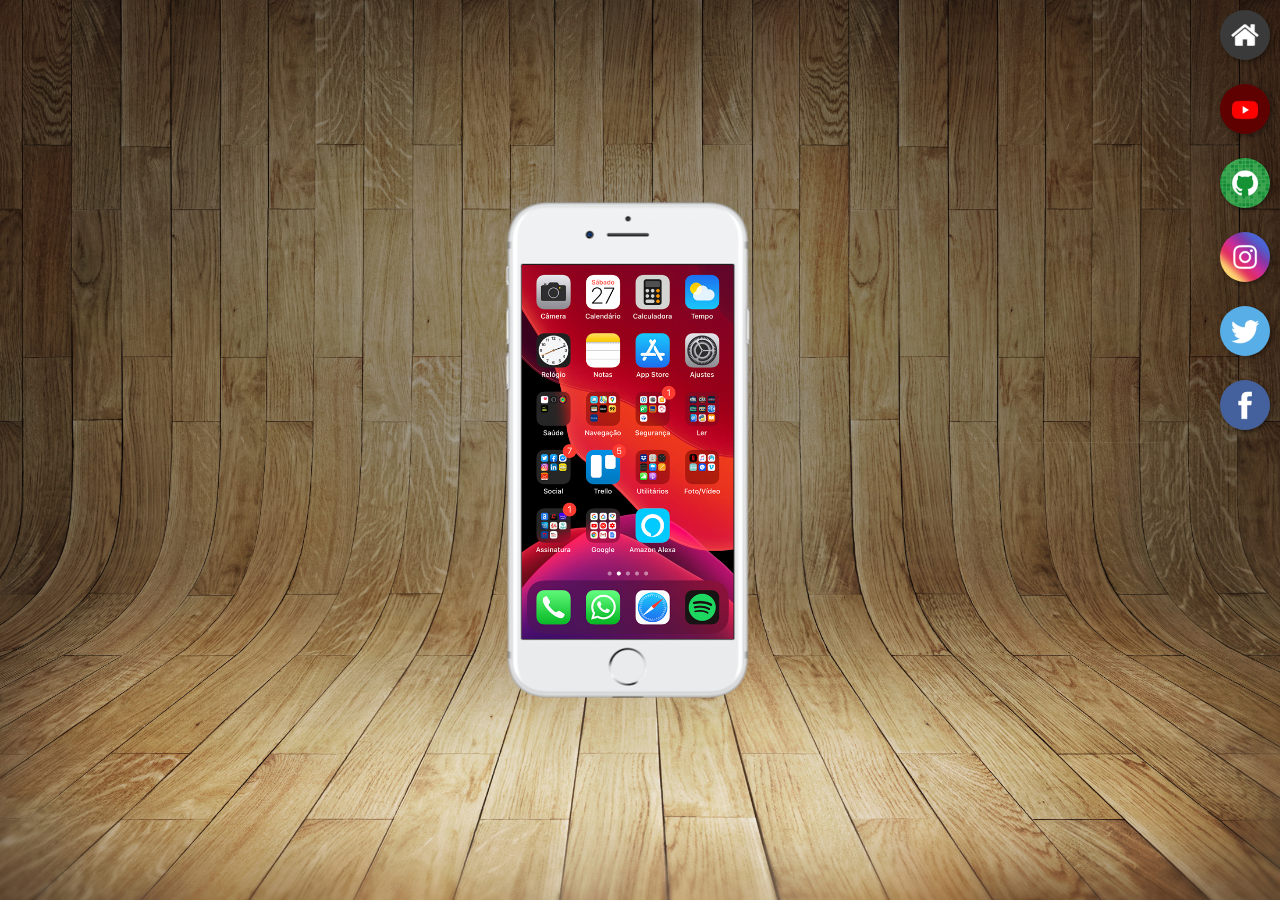
<file: index.html>
<!DOCTYPE html>
<html lang="pt-br">
<head>
    <meta charset="UTF-8">
    <meta name="viewport" content="width=device-width, initial-scale=1.0">
    <link rel="shortcut icon" href="favicon.ico" type="image/x-icon">
    <link rel="stylesheet" href="estilos/style.css">
    <title>Rede Sociais</title>
</head>
<body>
    <main>
        <section id="telefone">
            <iframe src="home.html" name="tela" id="tela" frameborder="0"> Navegador não é compativel</iframe>

        </section>
        <section id="redesociais">
            <a href="home.html" target="tela"><img src="imagens/logo-home.jpg" alt="Home"></a><br>
            <a href="youtube.html" target="tela"><img src="imagens/logo-youtube.jpg" alt="Youtube"></a><br>
            <a href="github.html" target="tela"><img src="imagens/logo-github.jpg" alt="github"></a><br>
            <a href="insta.html" target="tela"><img src="imagens/logo-instagram.jpg" alt="instagram"></a><br>
            <a href="twitter.html" target="tela"><img src="imagens/logo-twitter.jpg" alt="twitter"></a><br>
            <a href="face.html" target="tela"><img src="imagens/logo-facebook.jpg" alt="facebook"></a>



        </section>
    </main>
    
</body>
</html>
</file>
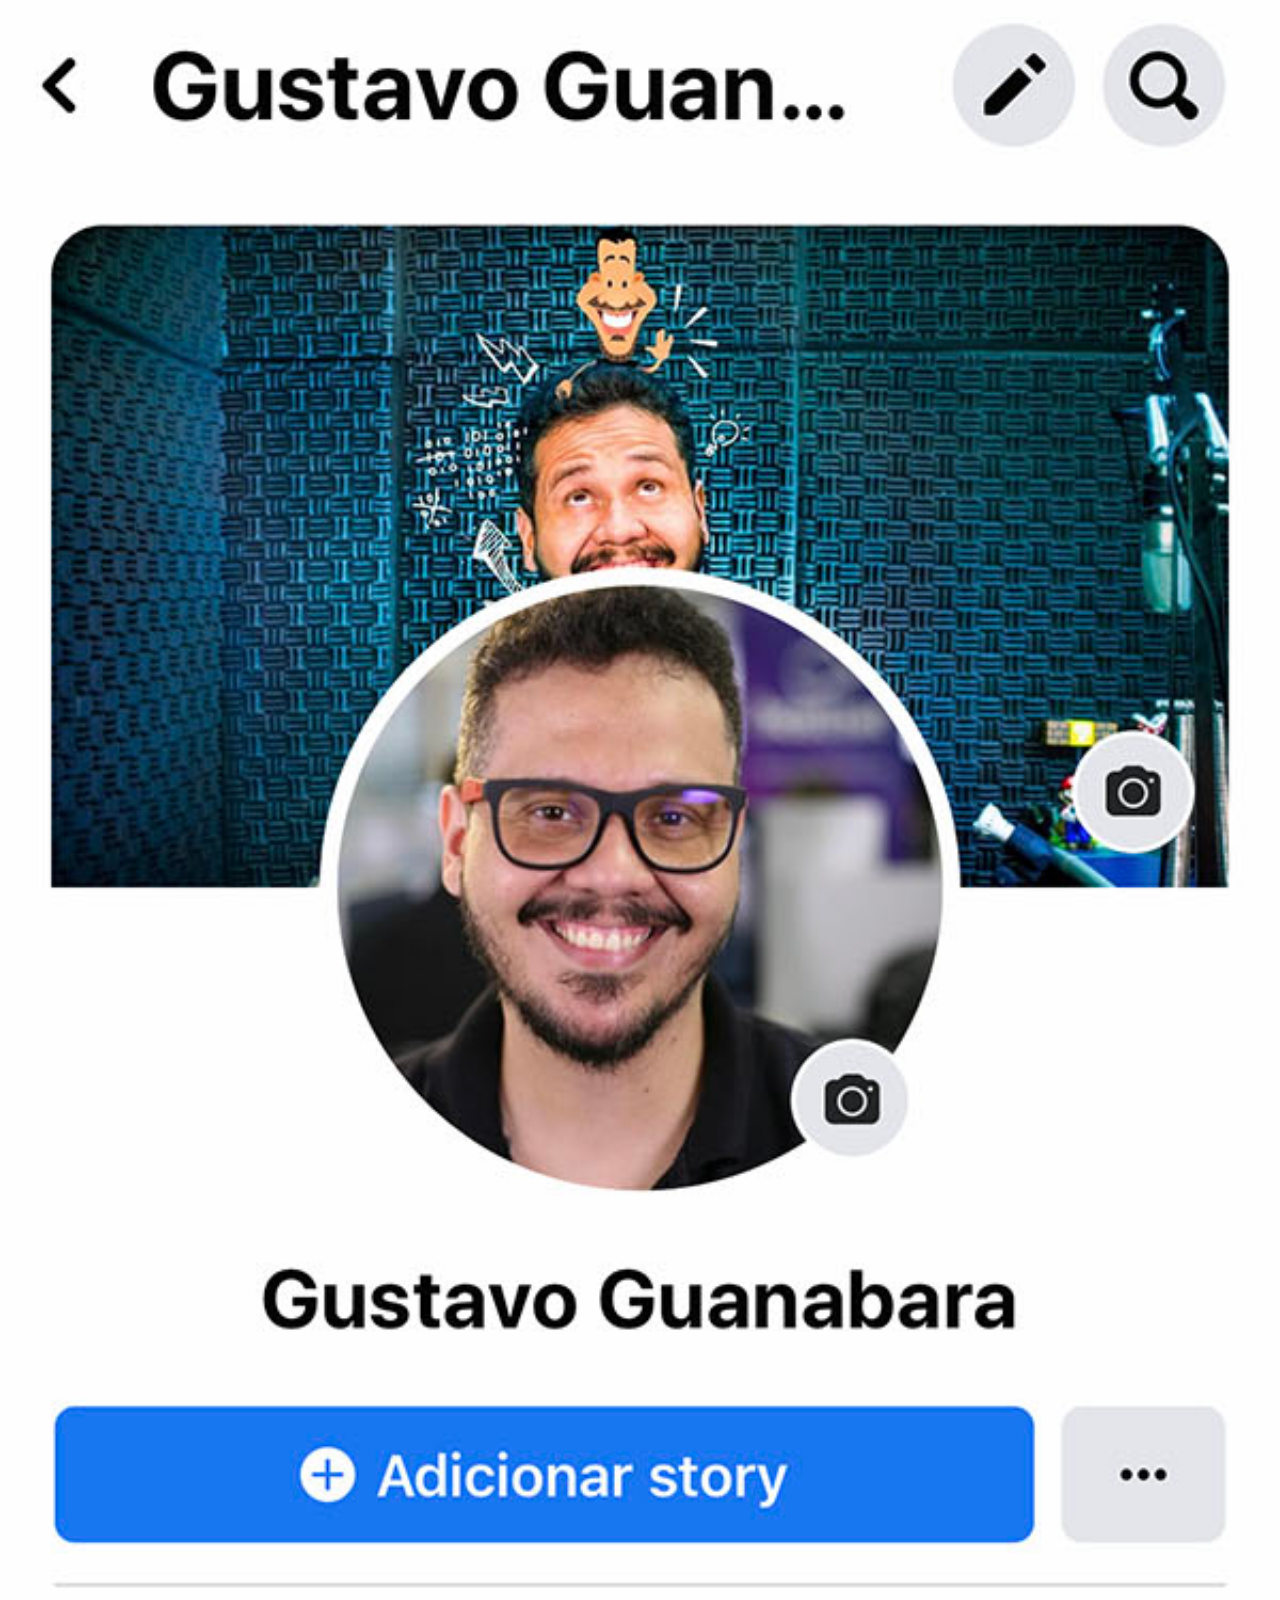
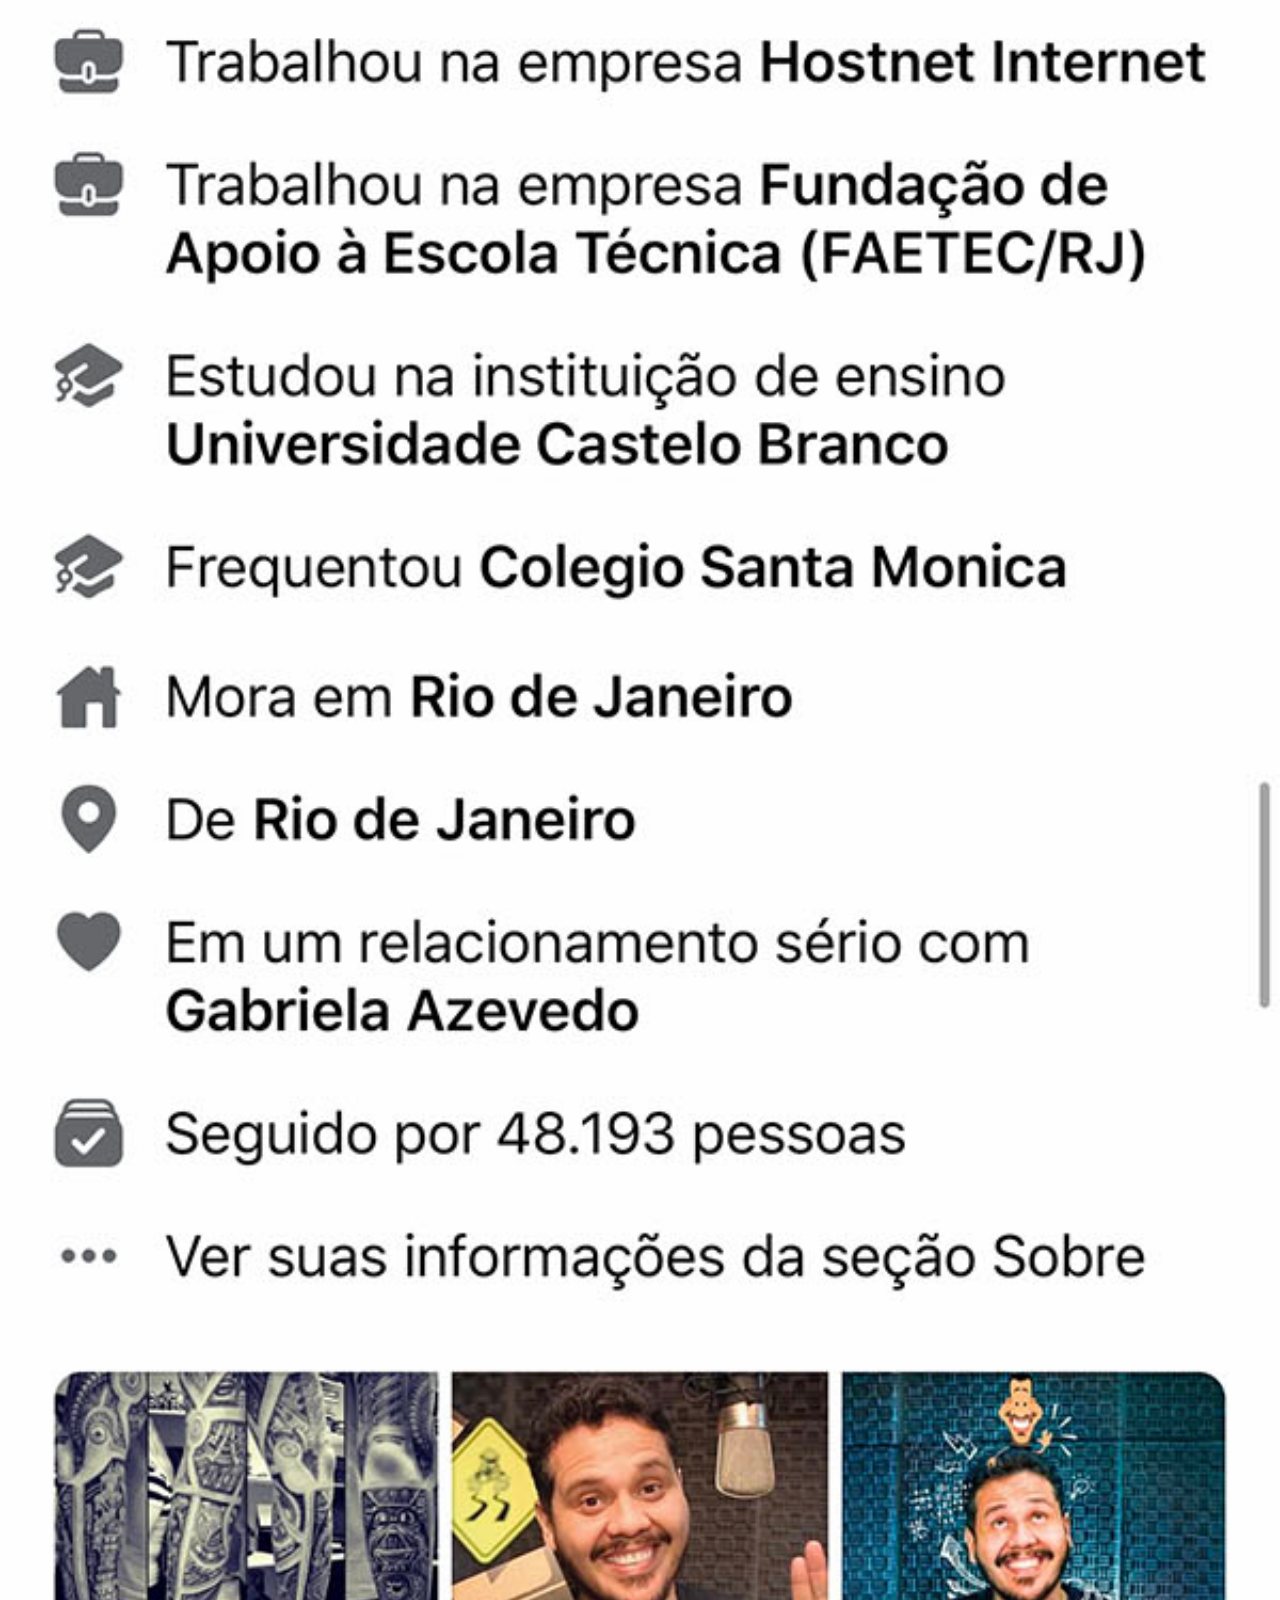
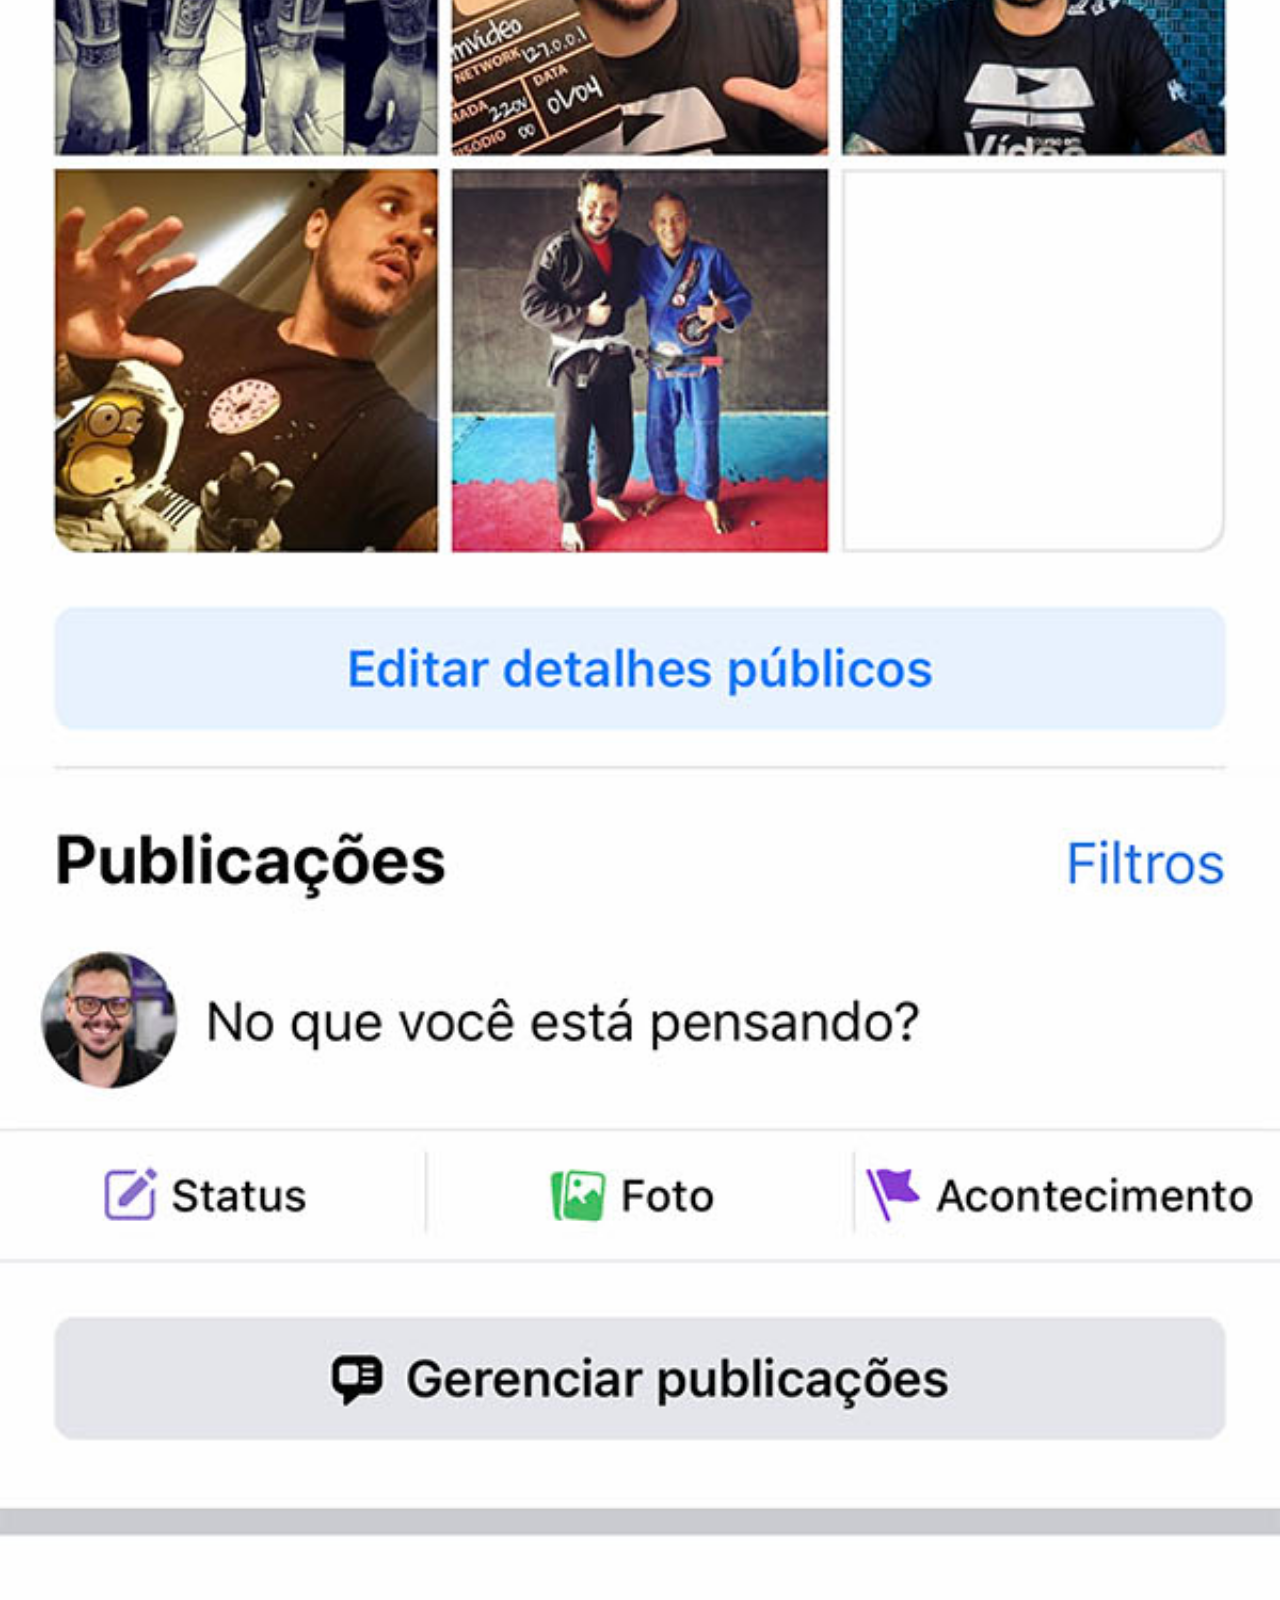
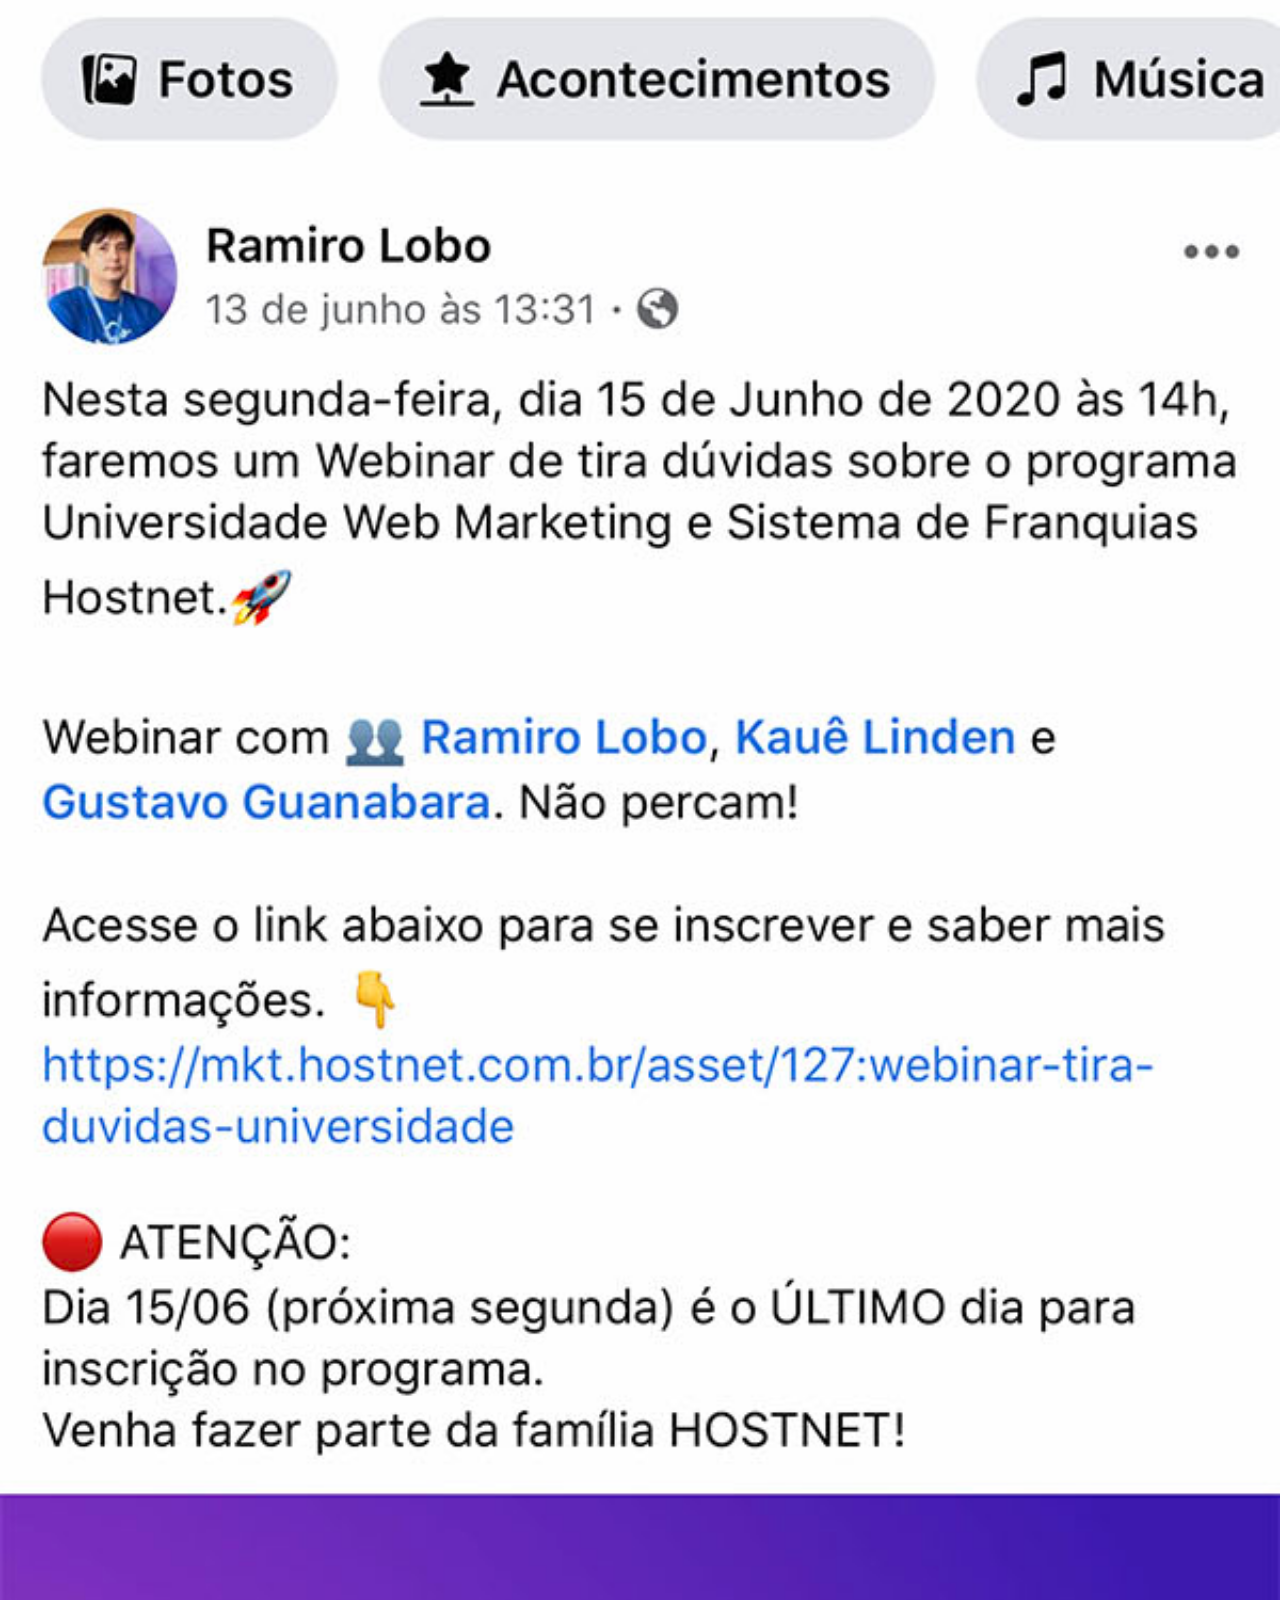
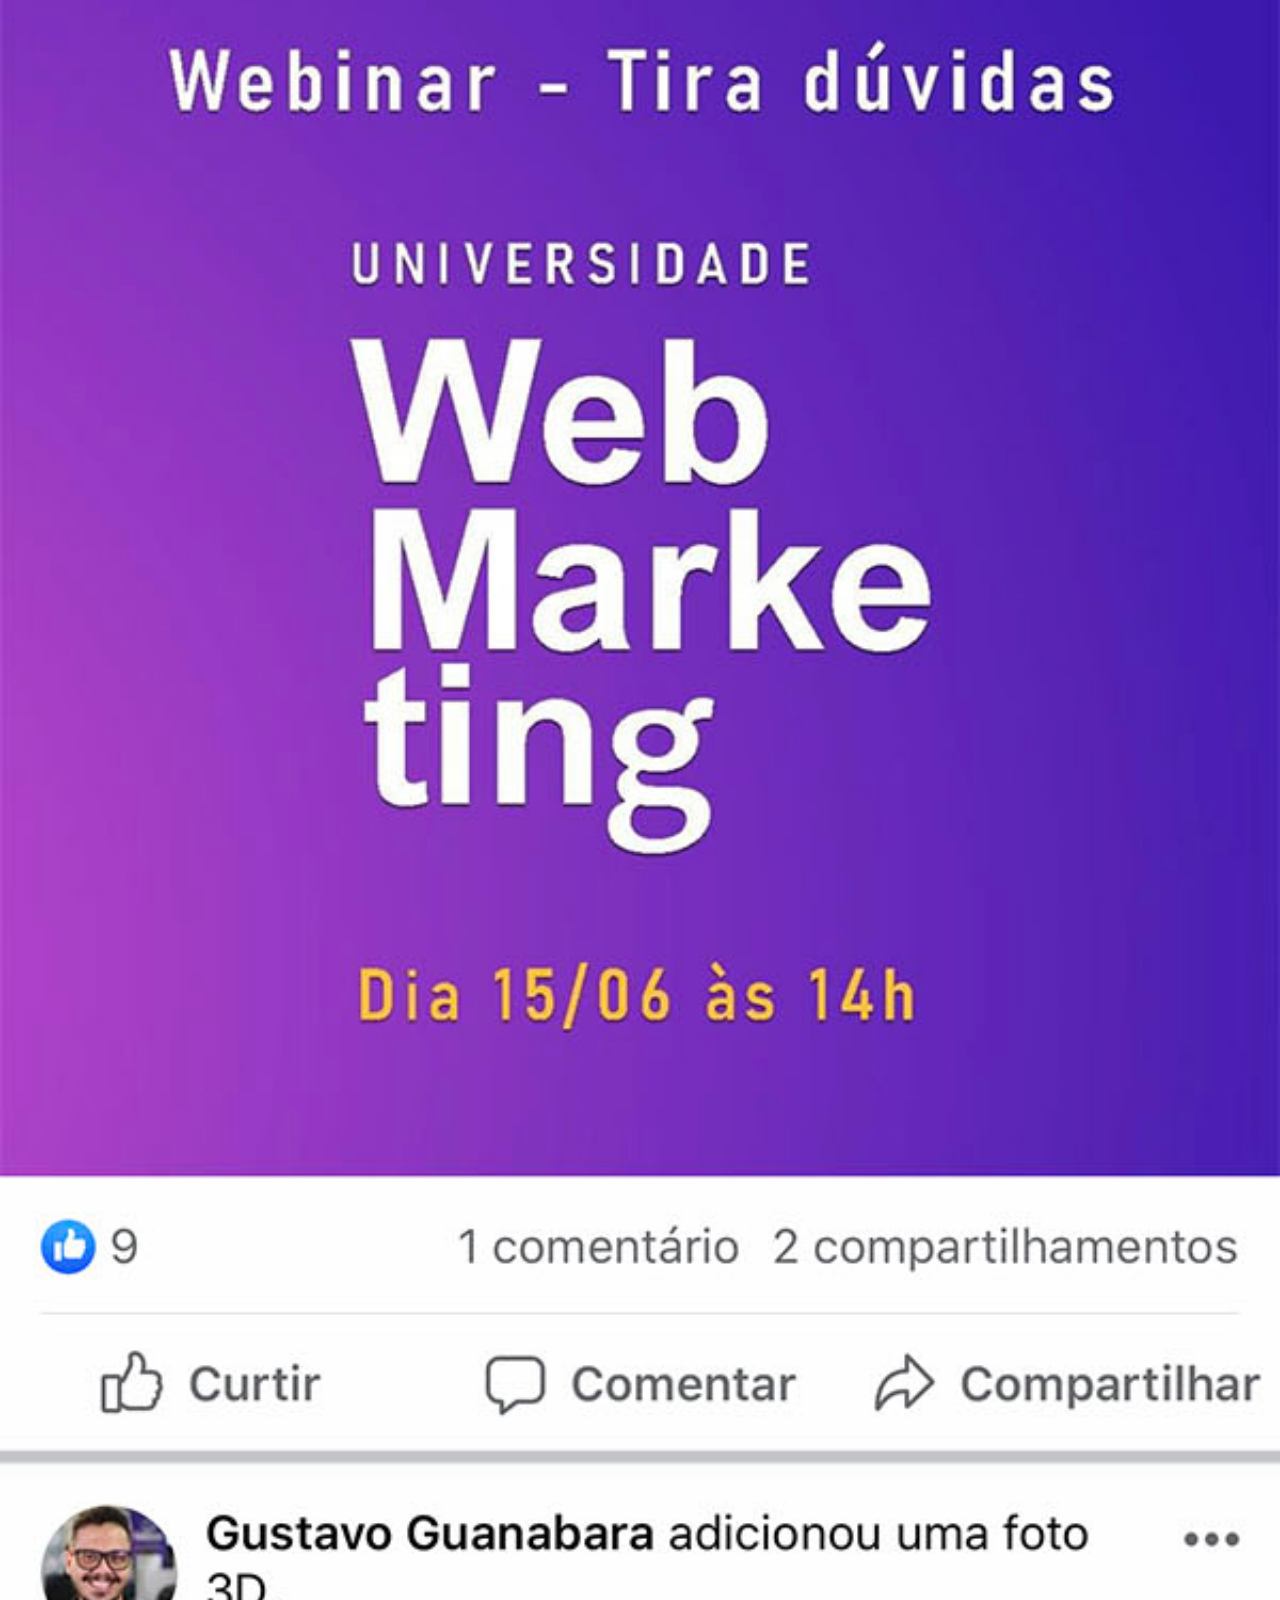
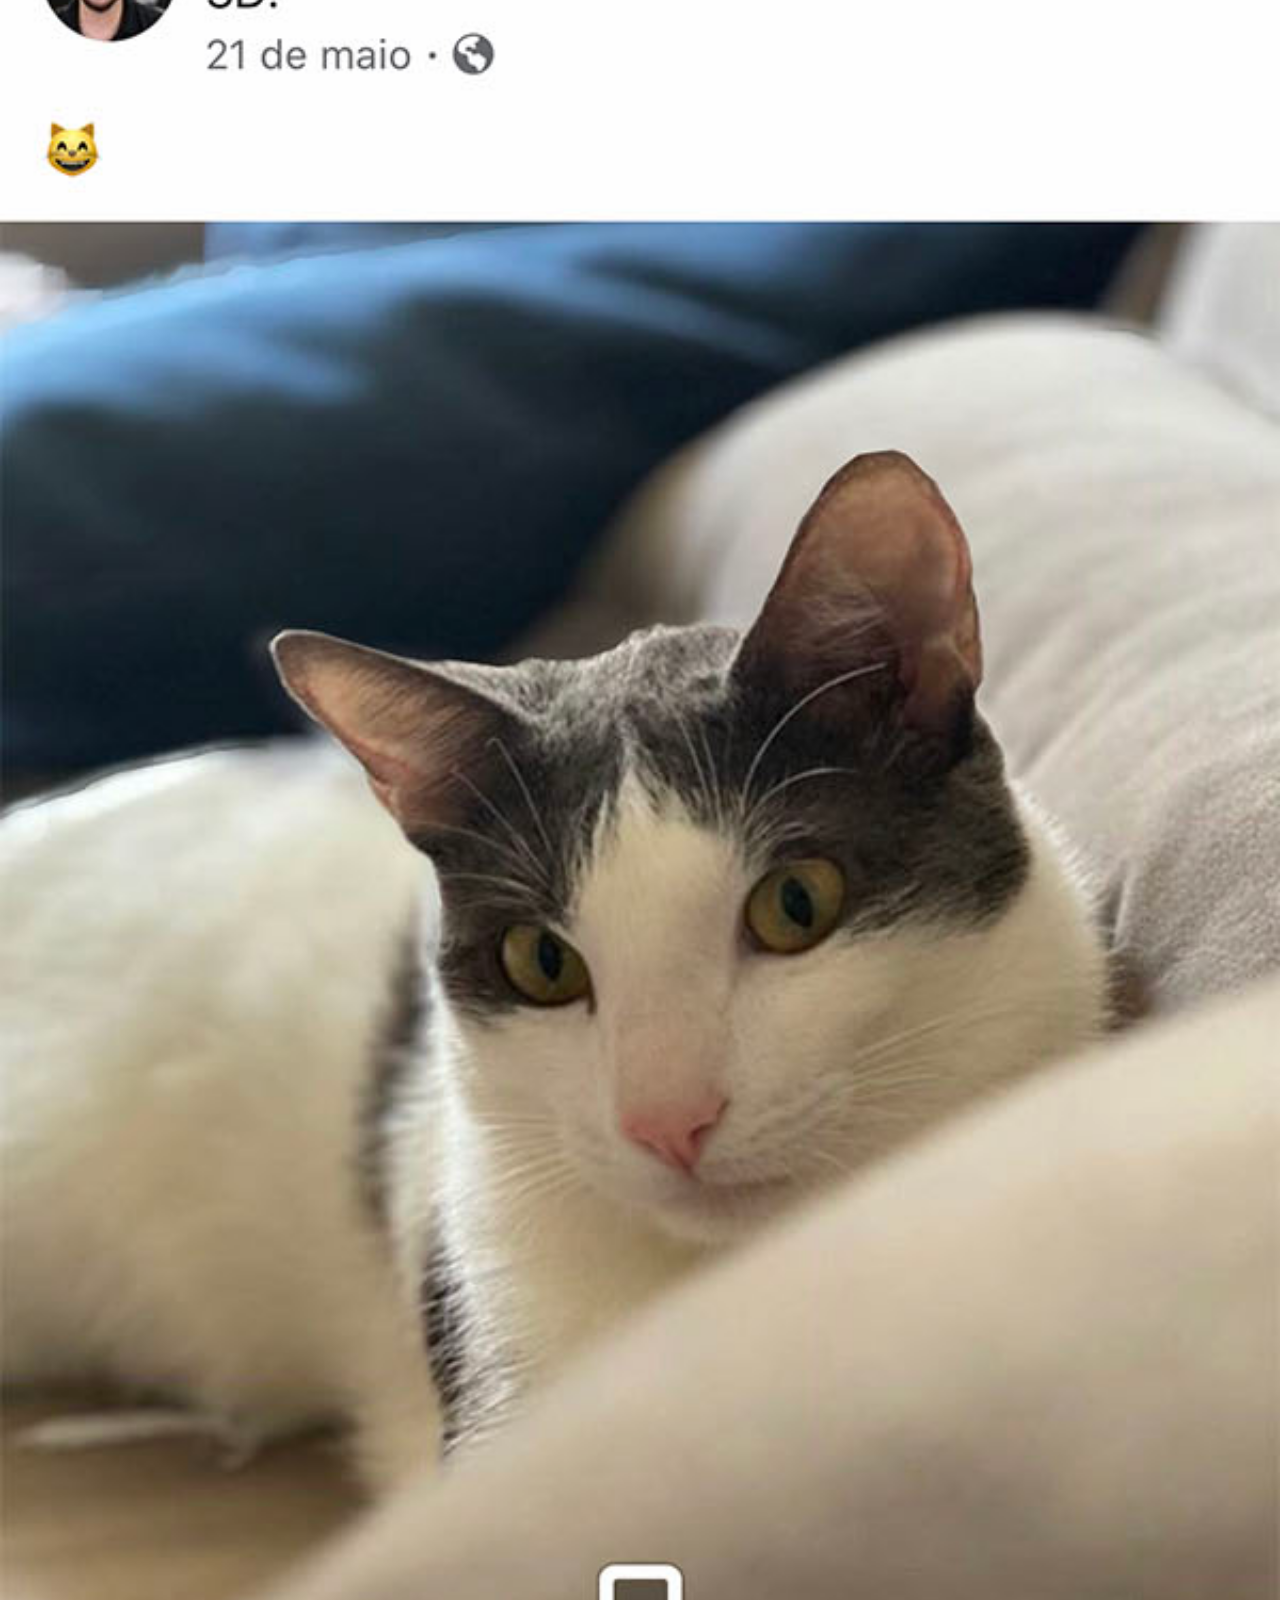
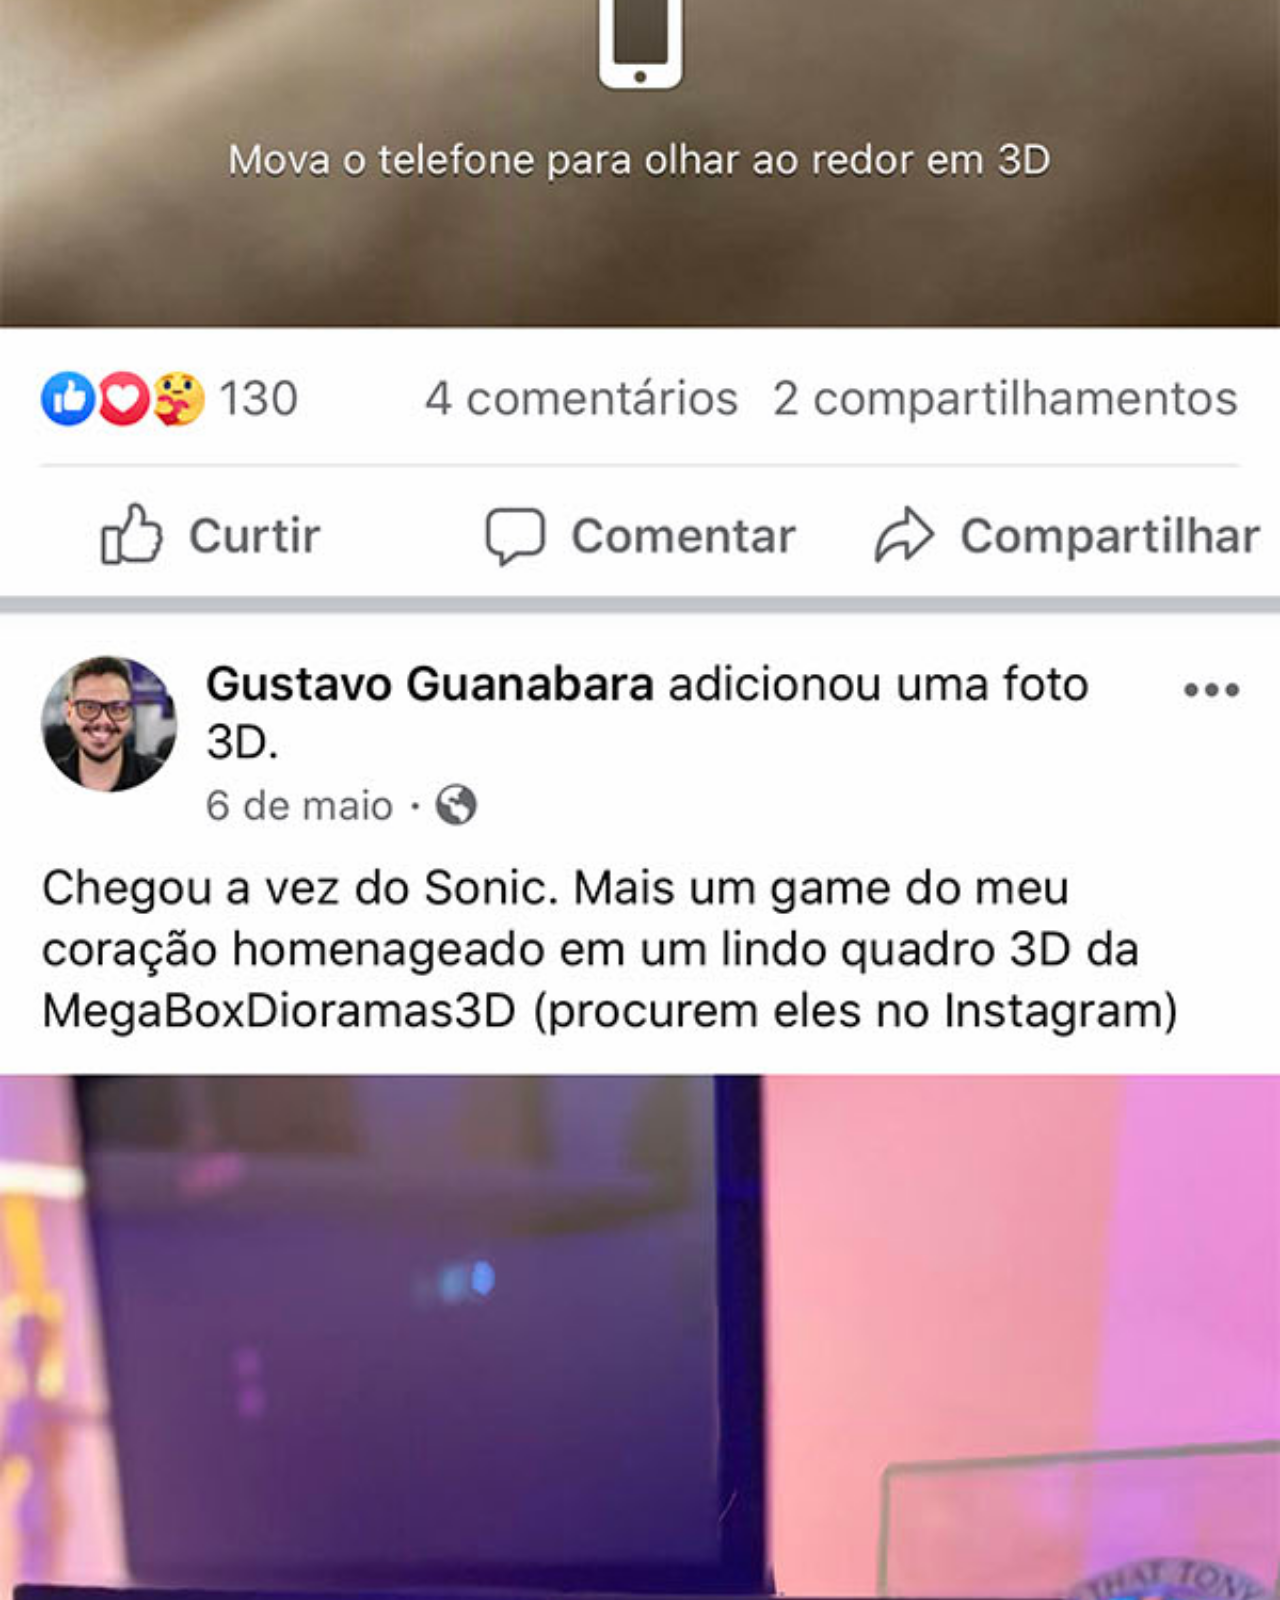
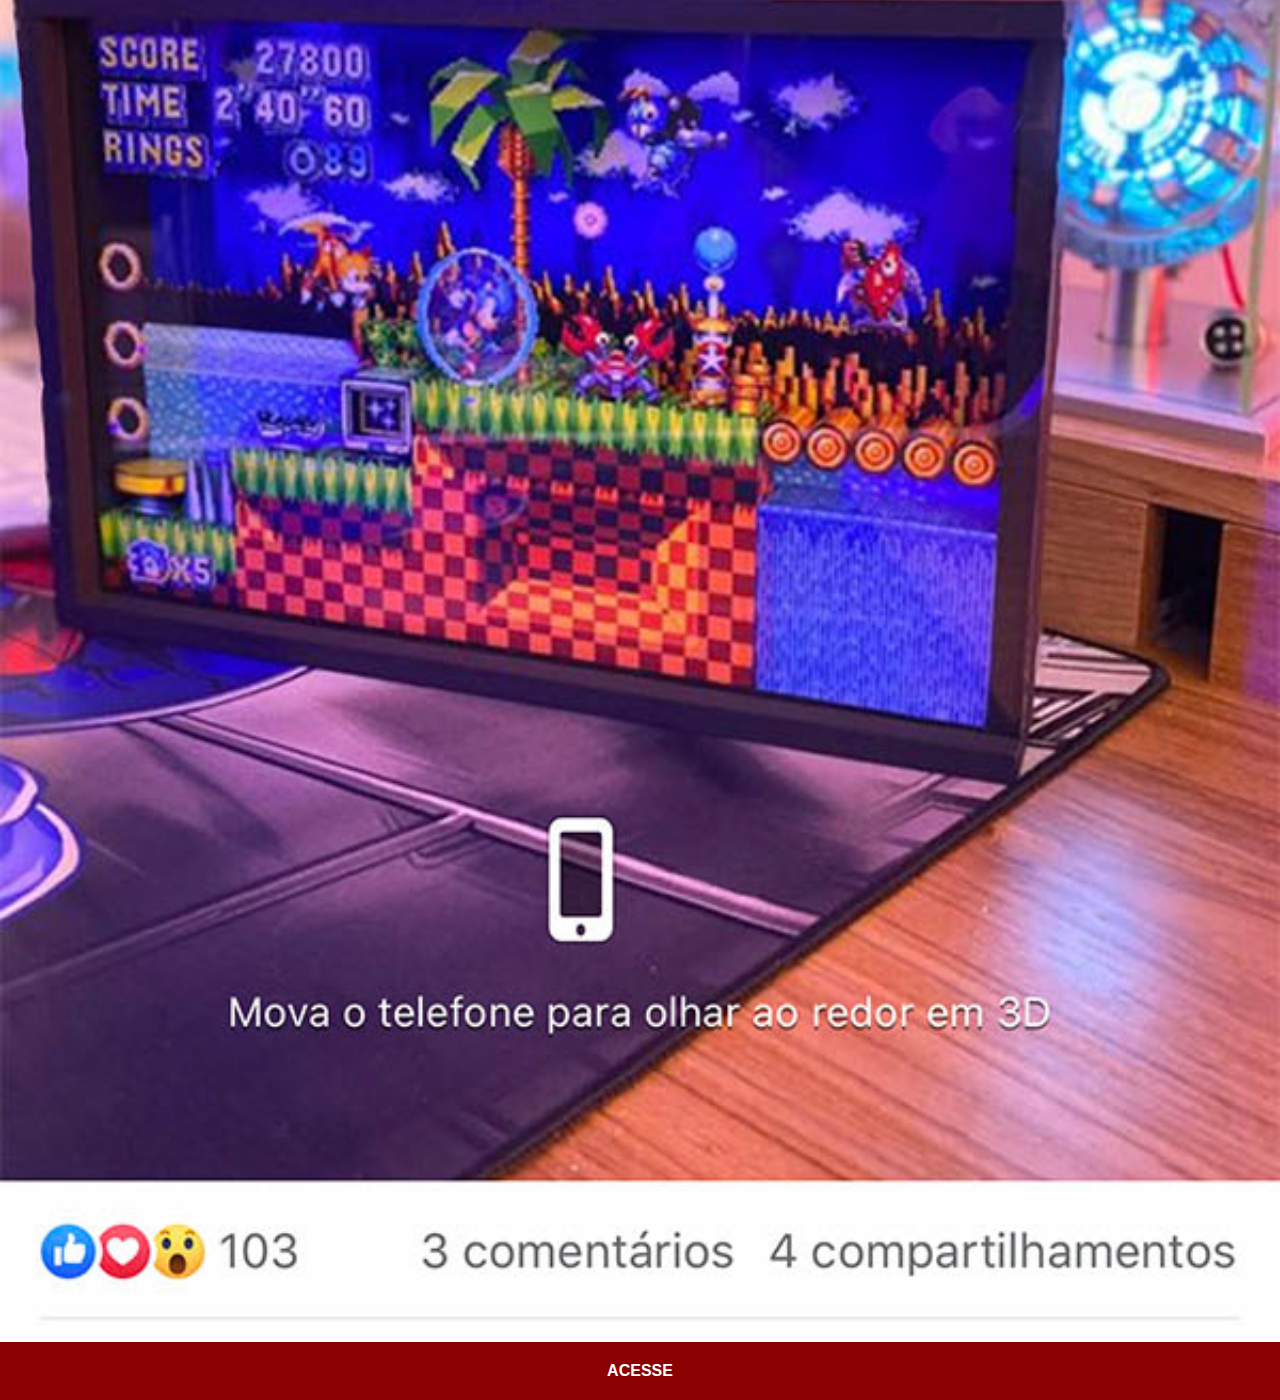
<file: face.html>
<!DOCTYPE html>
<html lang="pt-br">
<head>
    <meta charset="UTF-8">
    <meta name="viewport" content="width=device-width, initial-scale=1.0">
    <link rel="stylesheet" href="estilos/social.css">
    <title>Document</title>
</head>
<body>
    <img src="imagens/tela-facebook.jpg" alt="Facebook">
    <a href="https://www.facebook.com/gustavoguanabara" target="_blank">ACESSE</a>
    
</body>
</html>
</file>
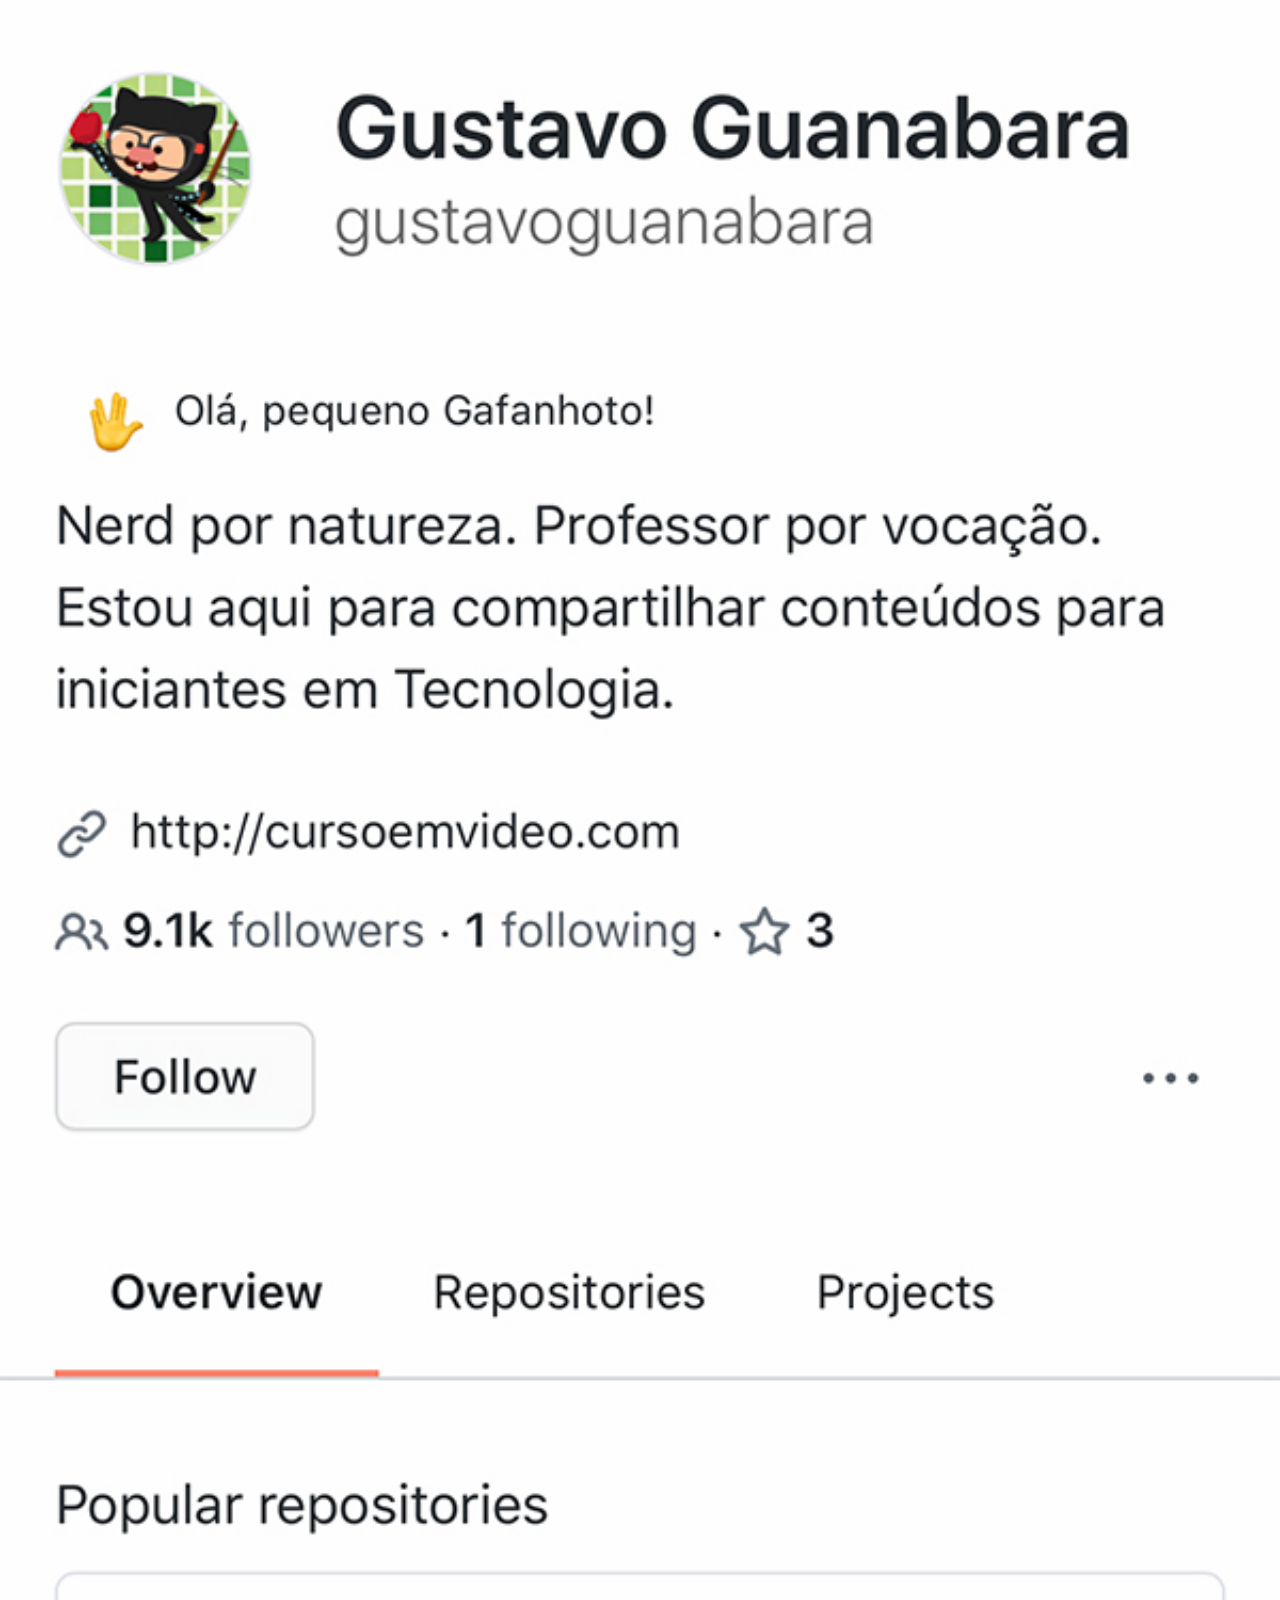
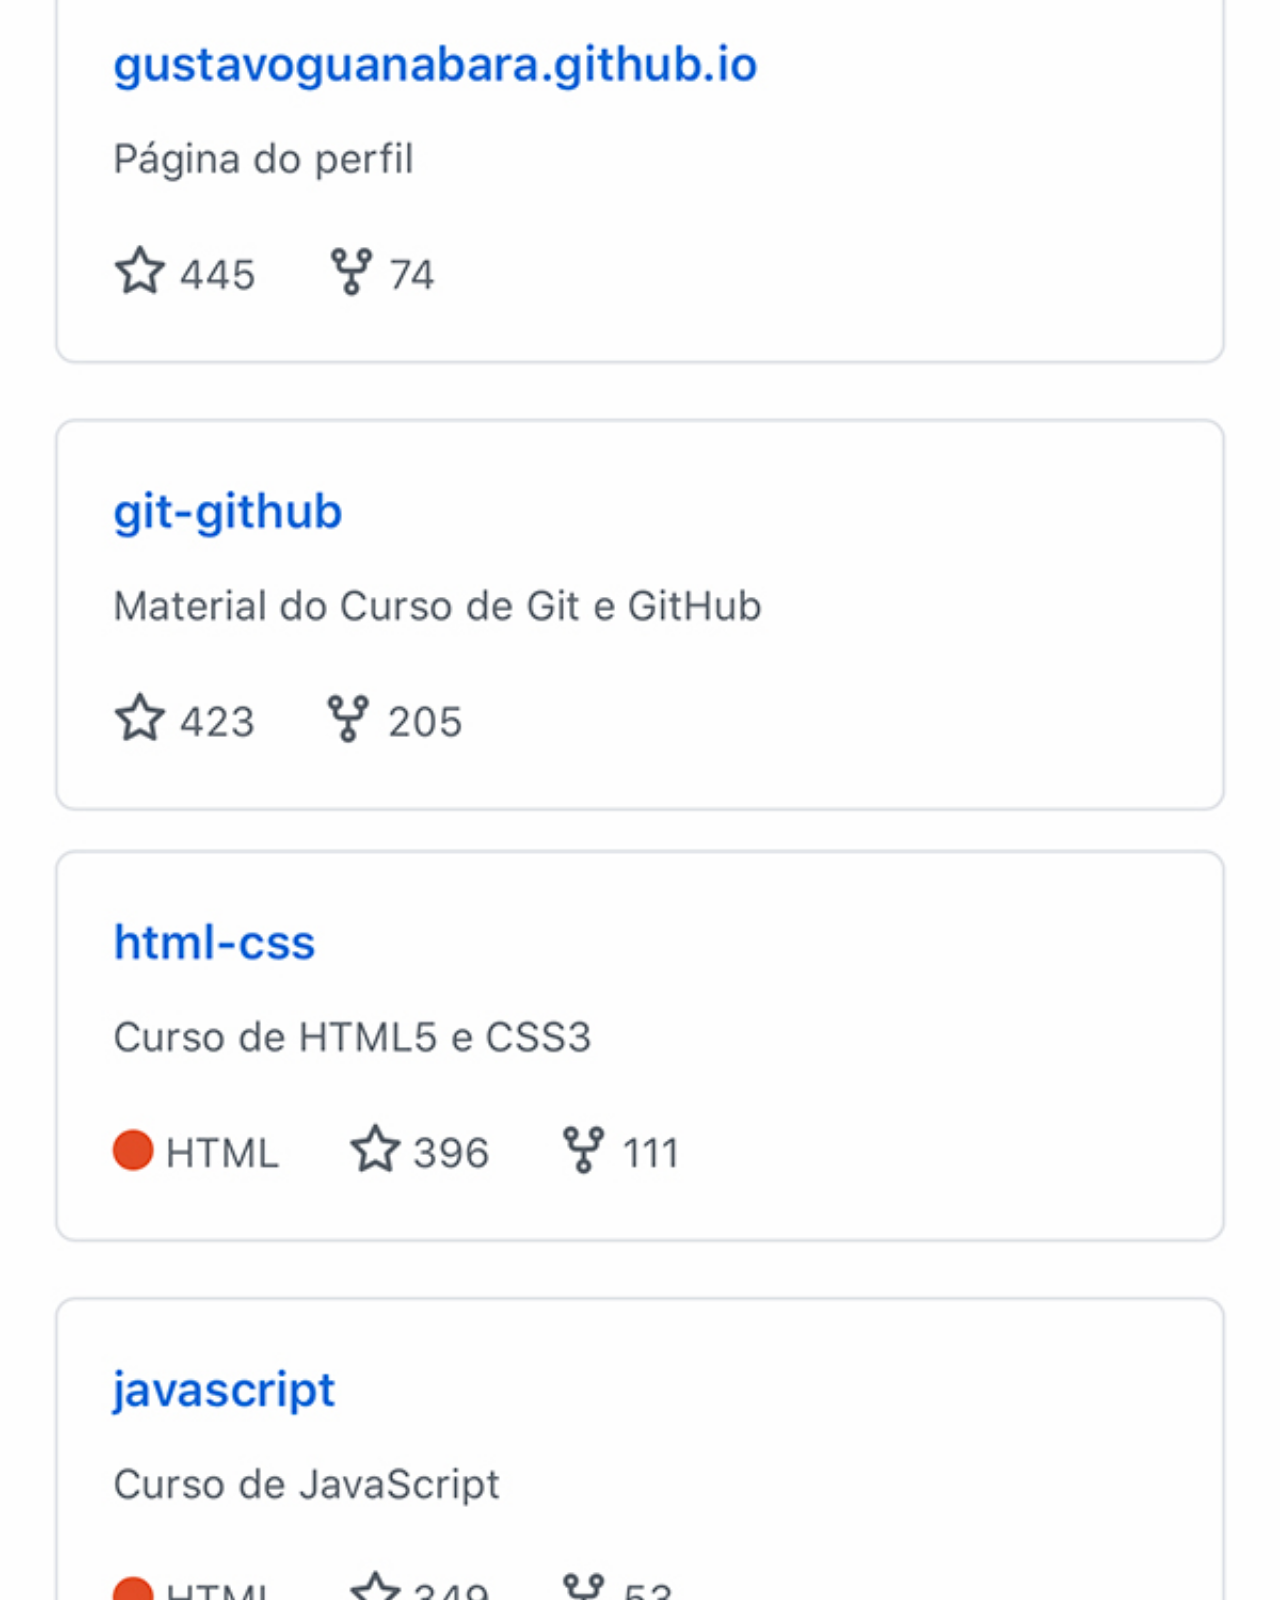
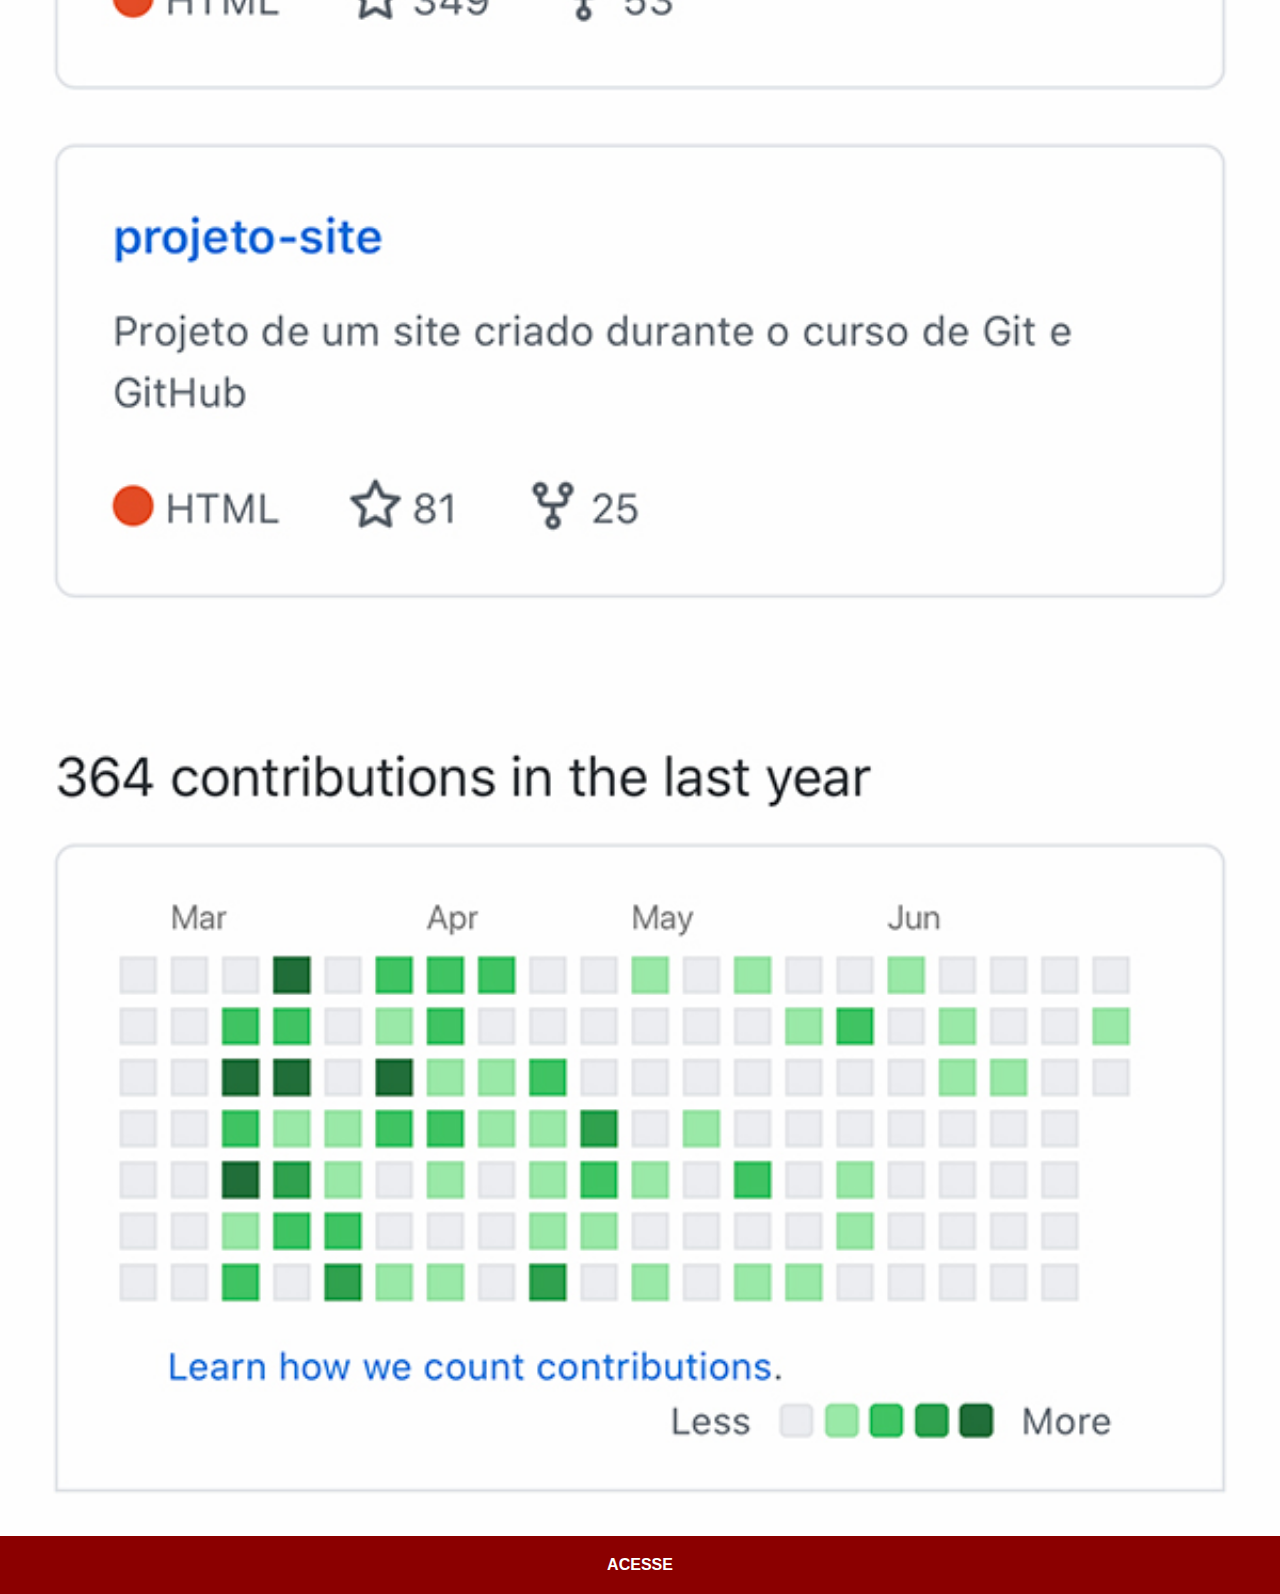
<file: github.html>
<!DOCTYPE html>
<html lang="pt-br">
<head>
    <meta charset="UTF-8">
    <meta name="viewport" content="width=device-width, initial-scale=1.0">
    <link rel="stylesheet" href="estilos/social.css">
    <title>Document</title>
</head>
<body>
    <img src="imagens/tela-github.jpg" alt="Github">
    <a href="https://github.com/gustavoguanabara/" target="_blank"> ACESSE</a>
    
</body>
</html>
</file>
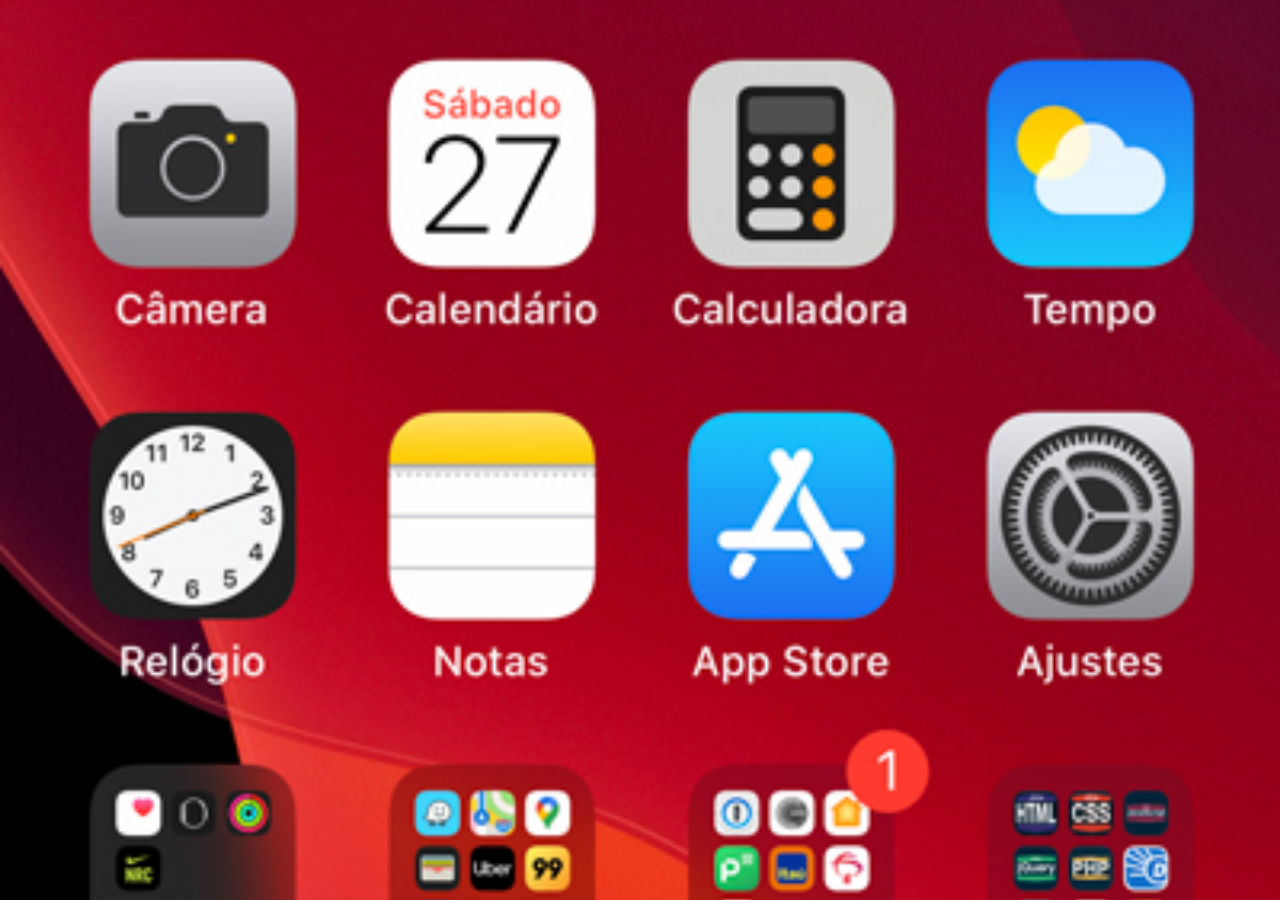
<file: home.html>
<!DOCTYPE html>
<html lang="pt-br">
<head>
    <meta charset="UTF-8">
    <meta name="viewport" content="width=device-width, initial-scale=1.0">
    <title>Home</title>
    <style>
        *{
            margin: 0px;
            padding: 0px;
        }

        body{
            width: 100vw;
            height: 100vh;
            background:  black url(imagens/tela-home.jpg) no-repeat top center;
            background-size: cover;
        }
    </style>
   
</head>
<body>
    
</body>
</html>
</file>
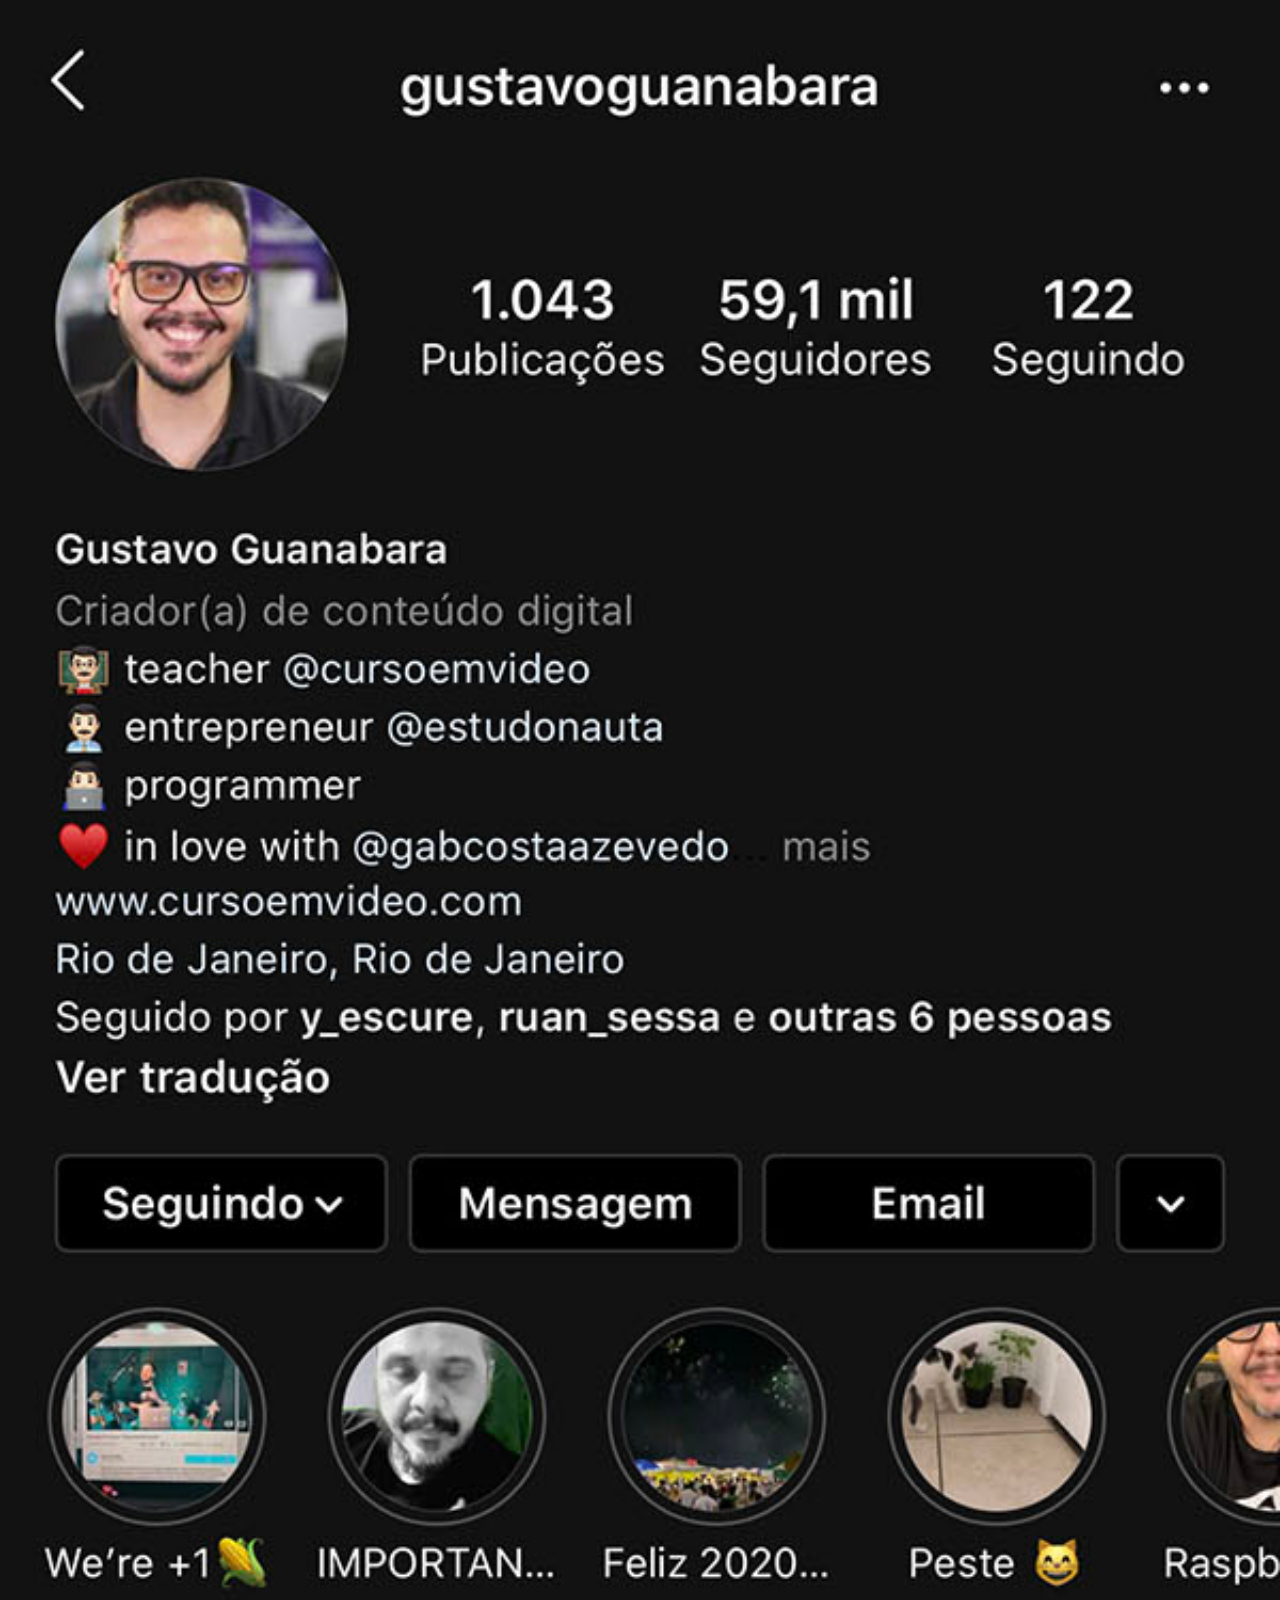
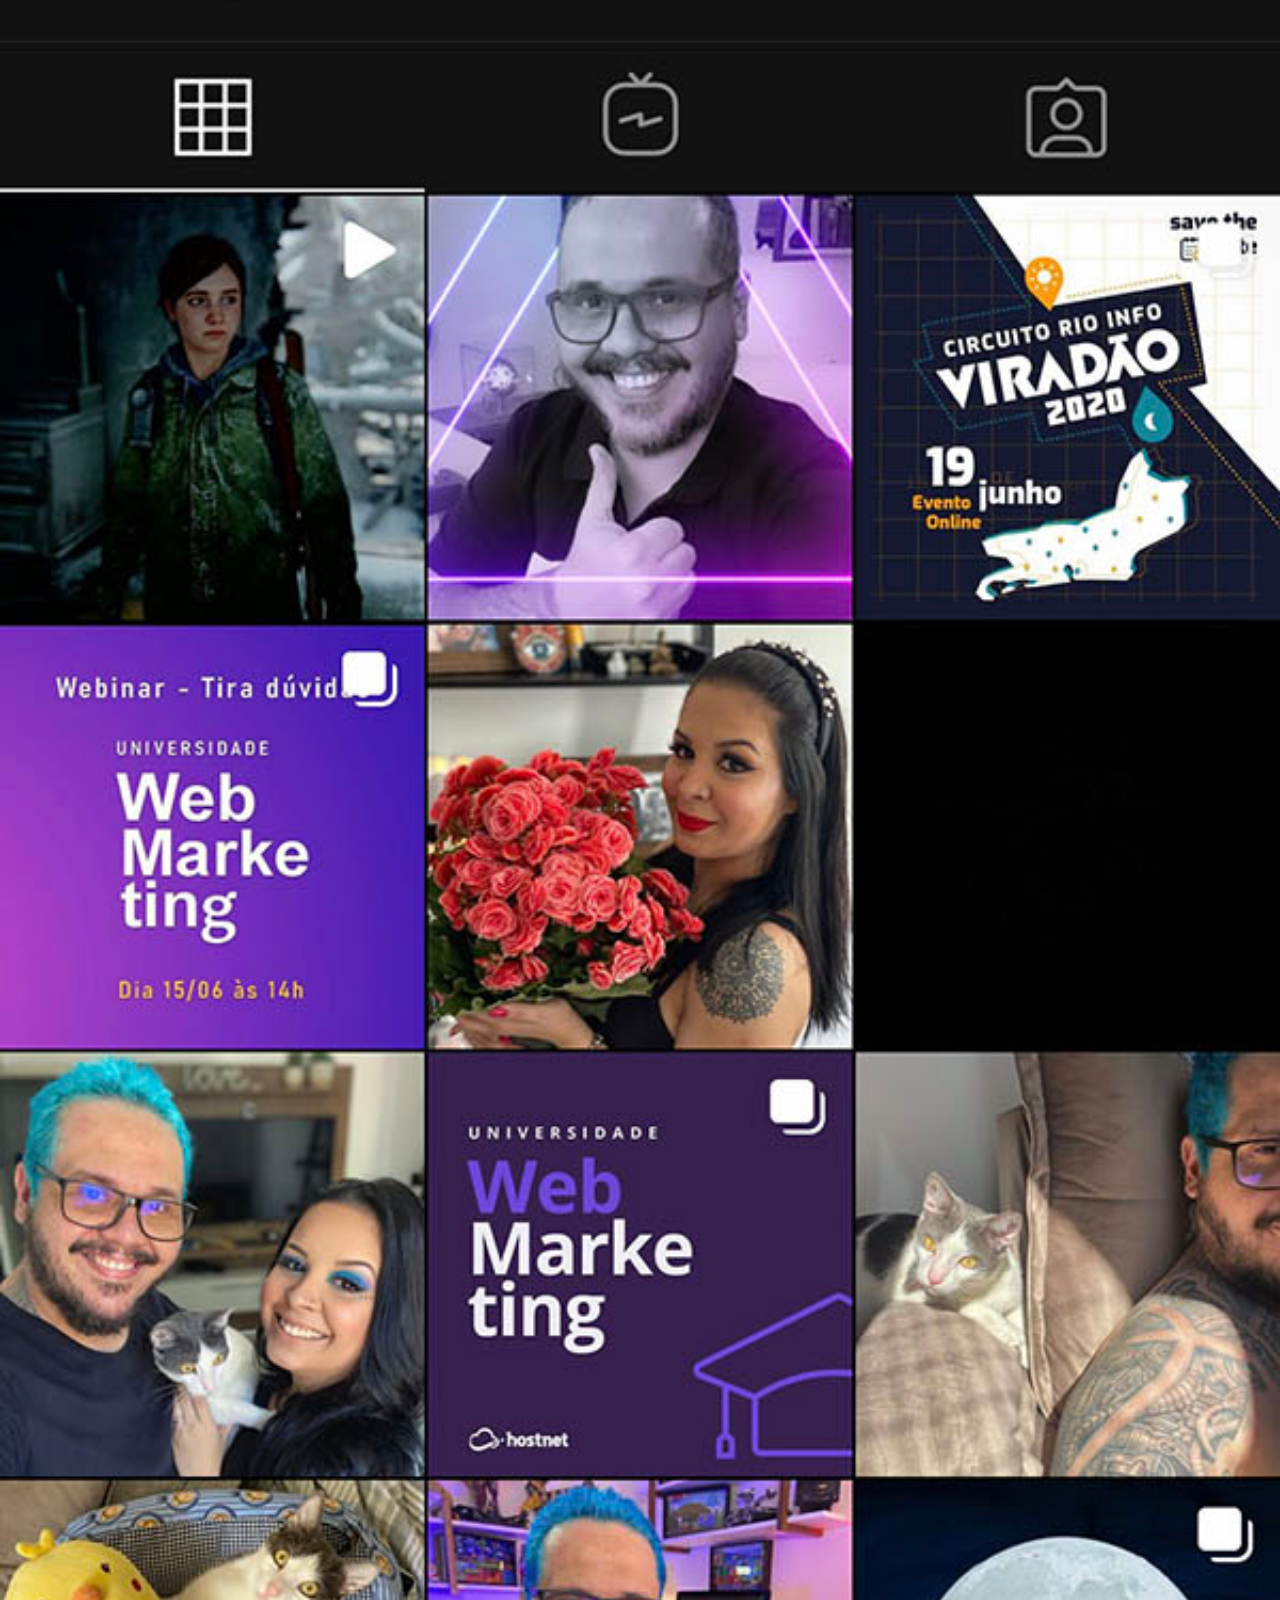
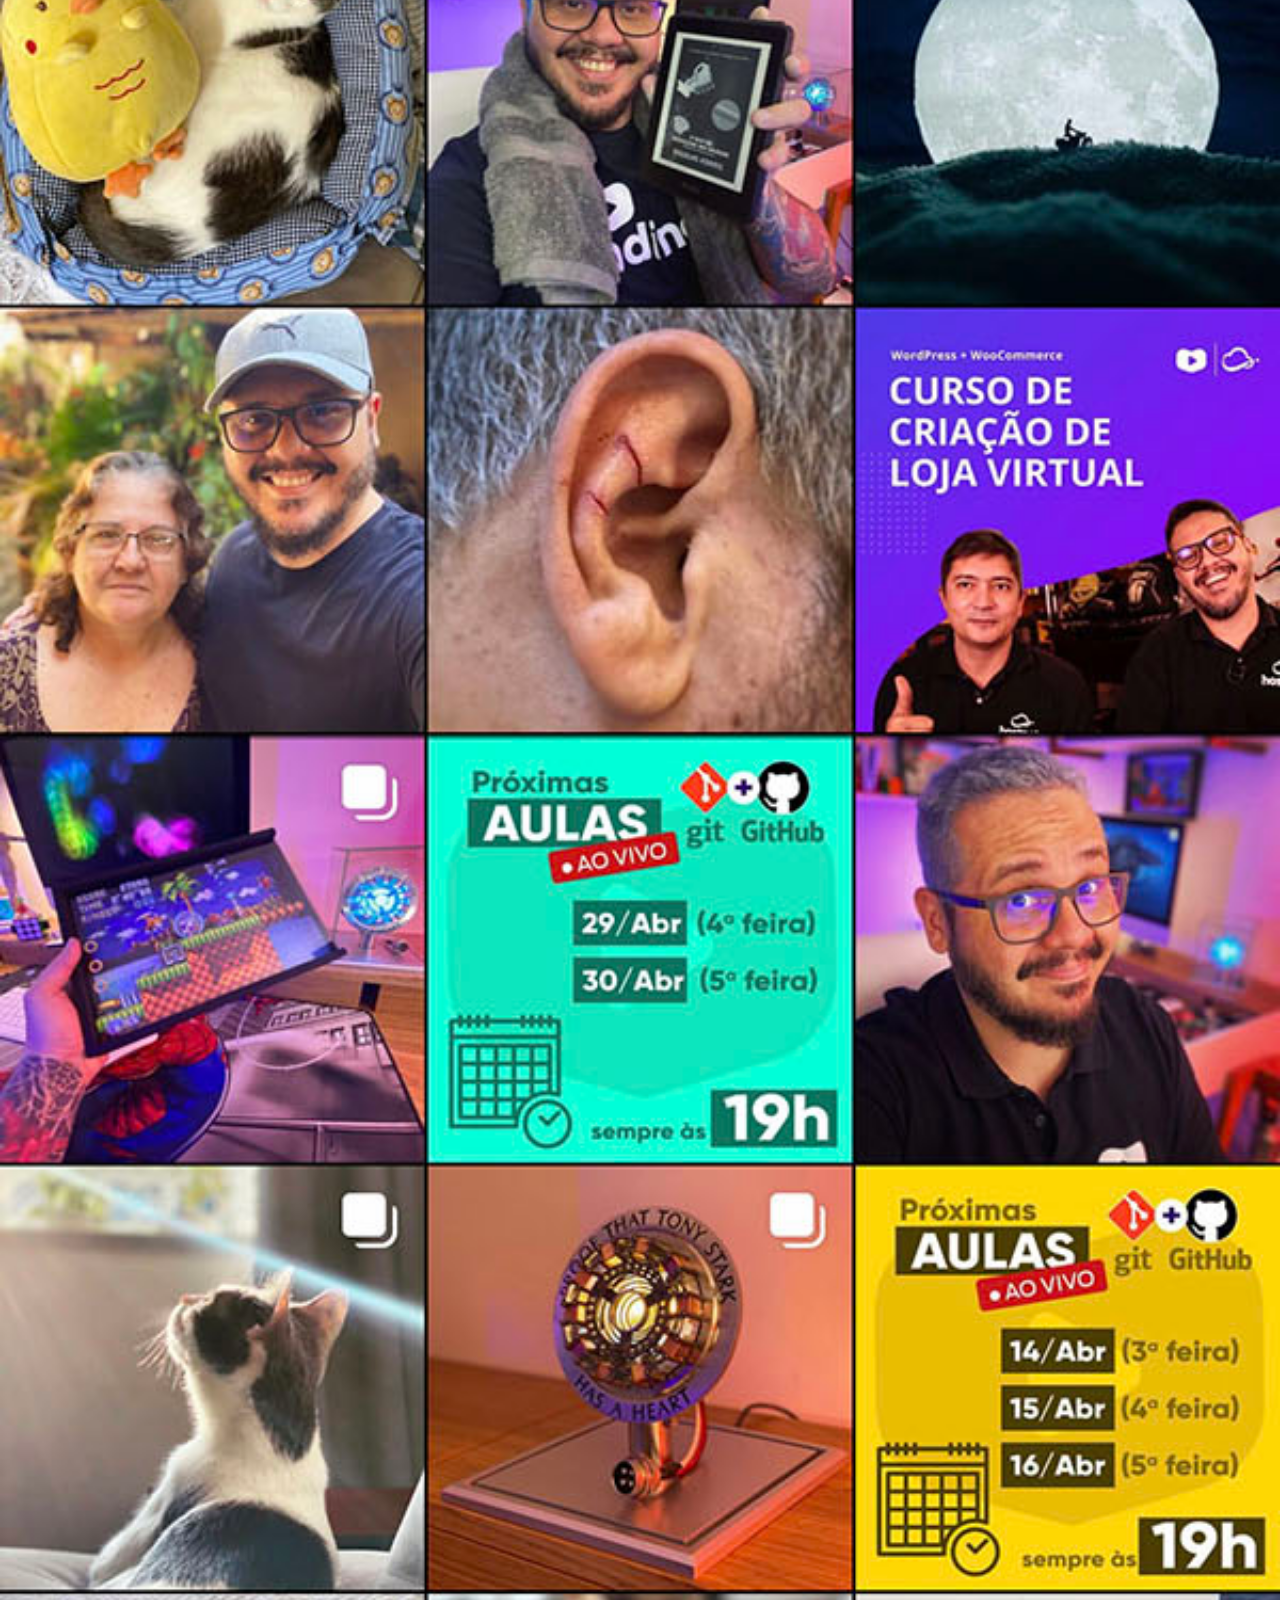
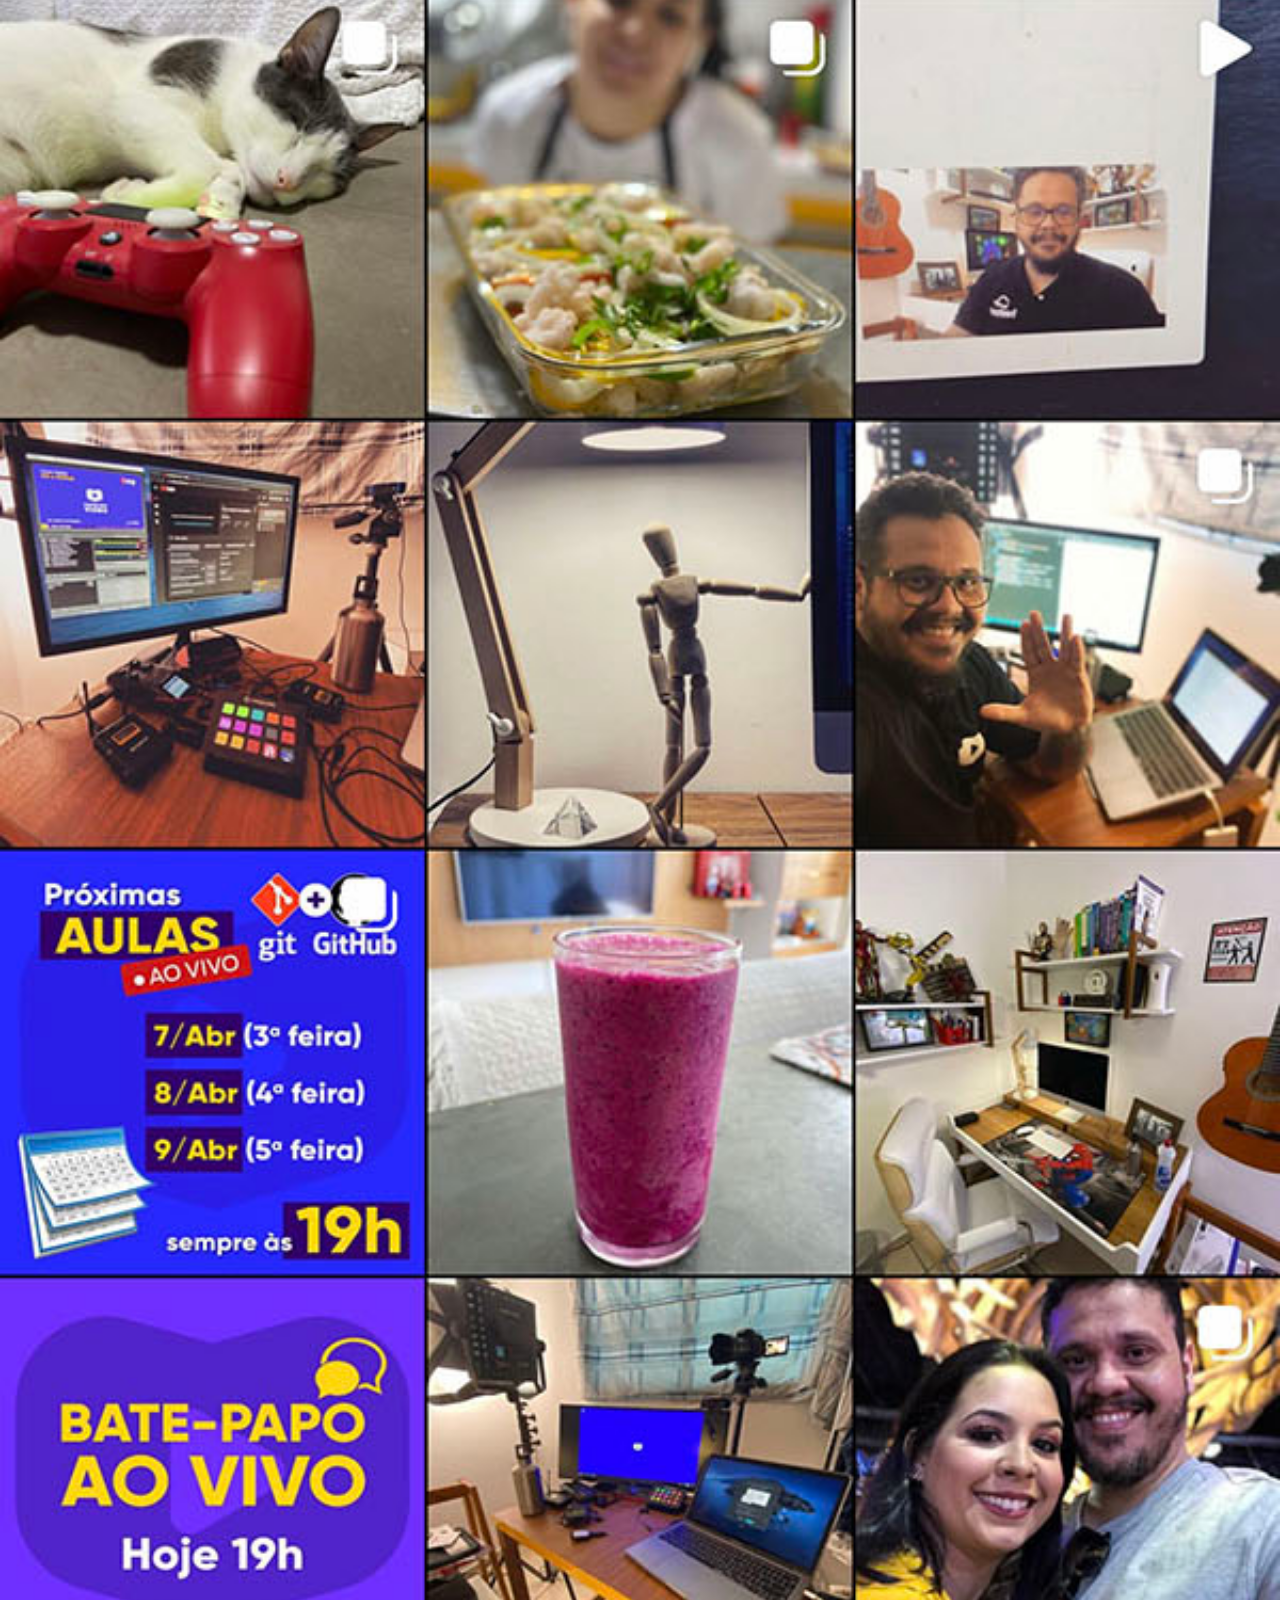
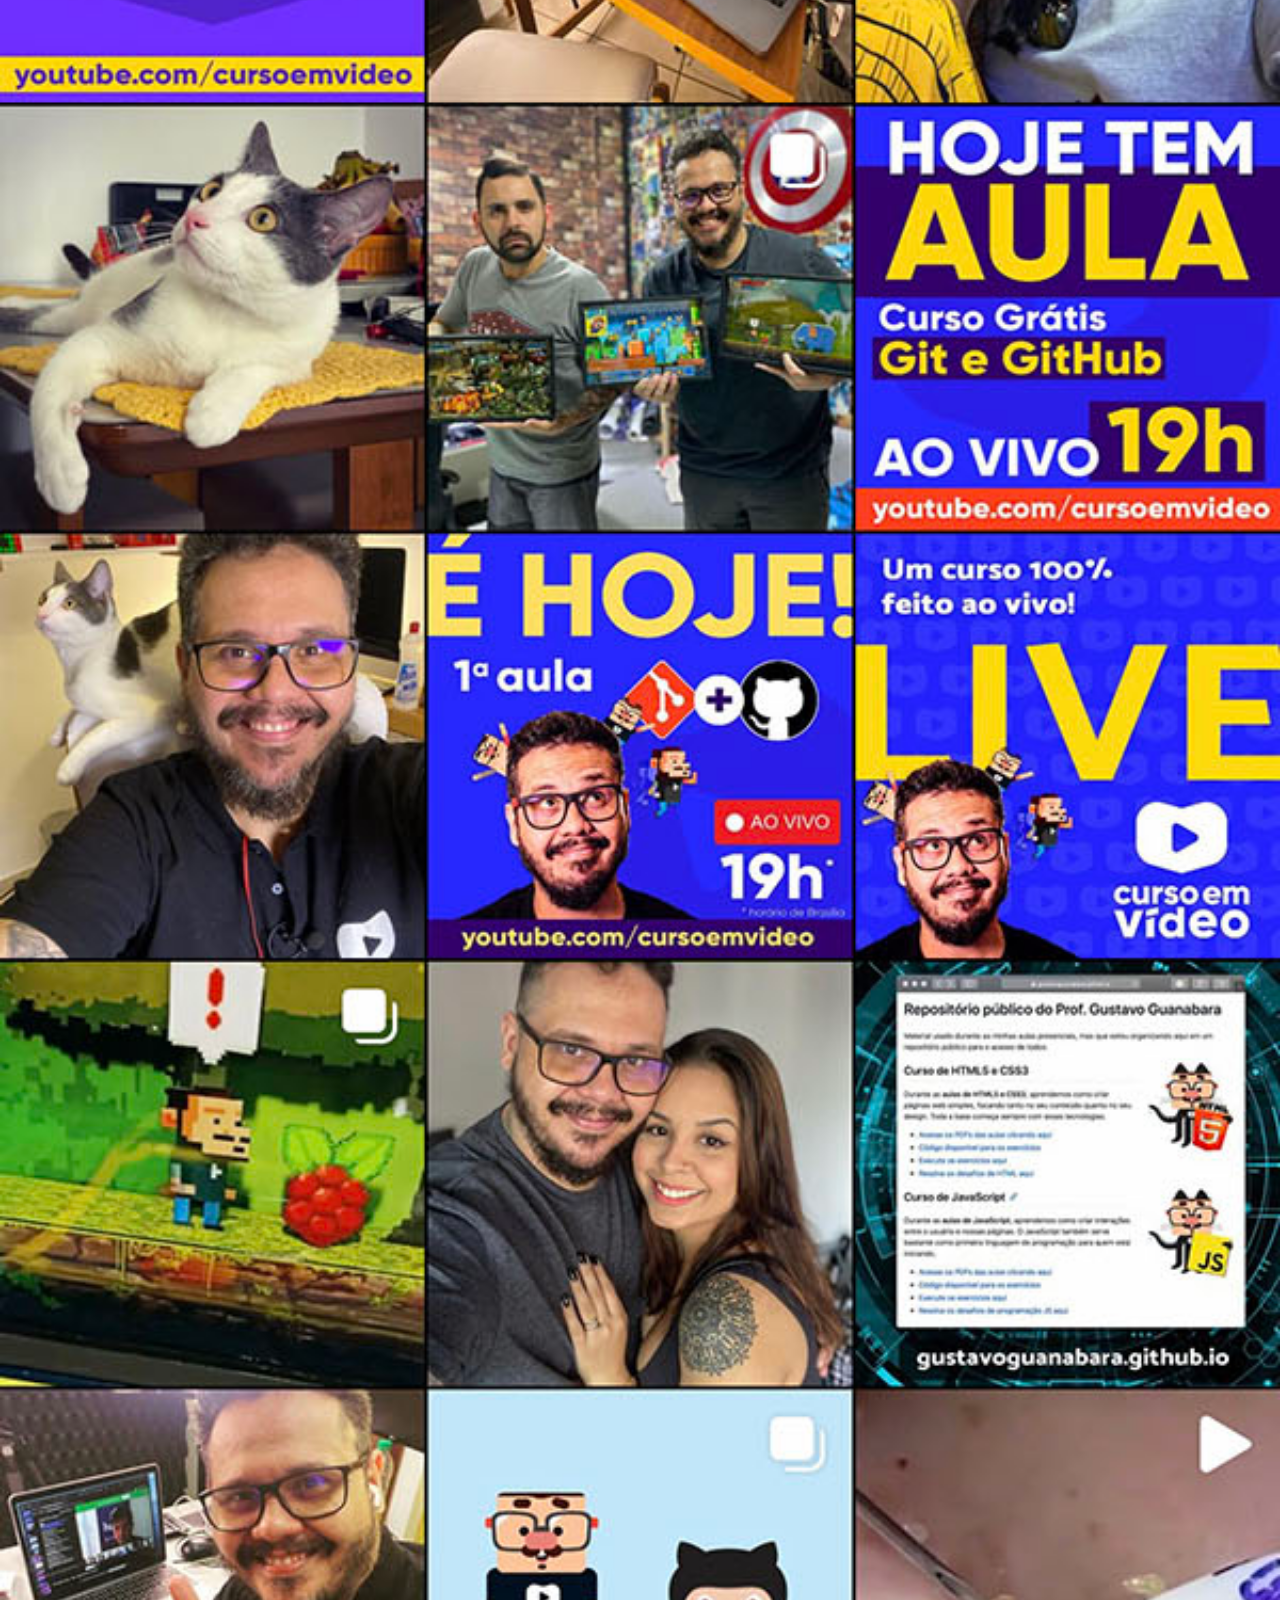
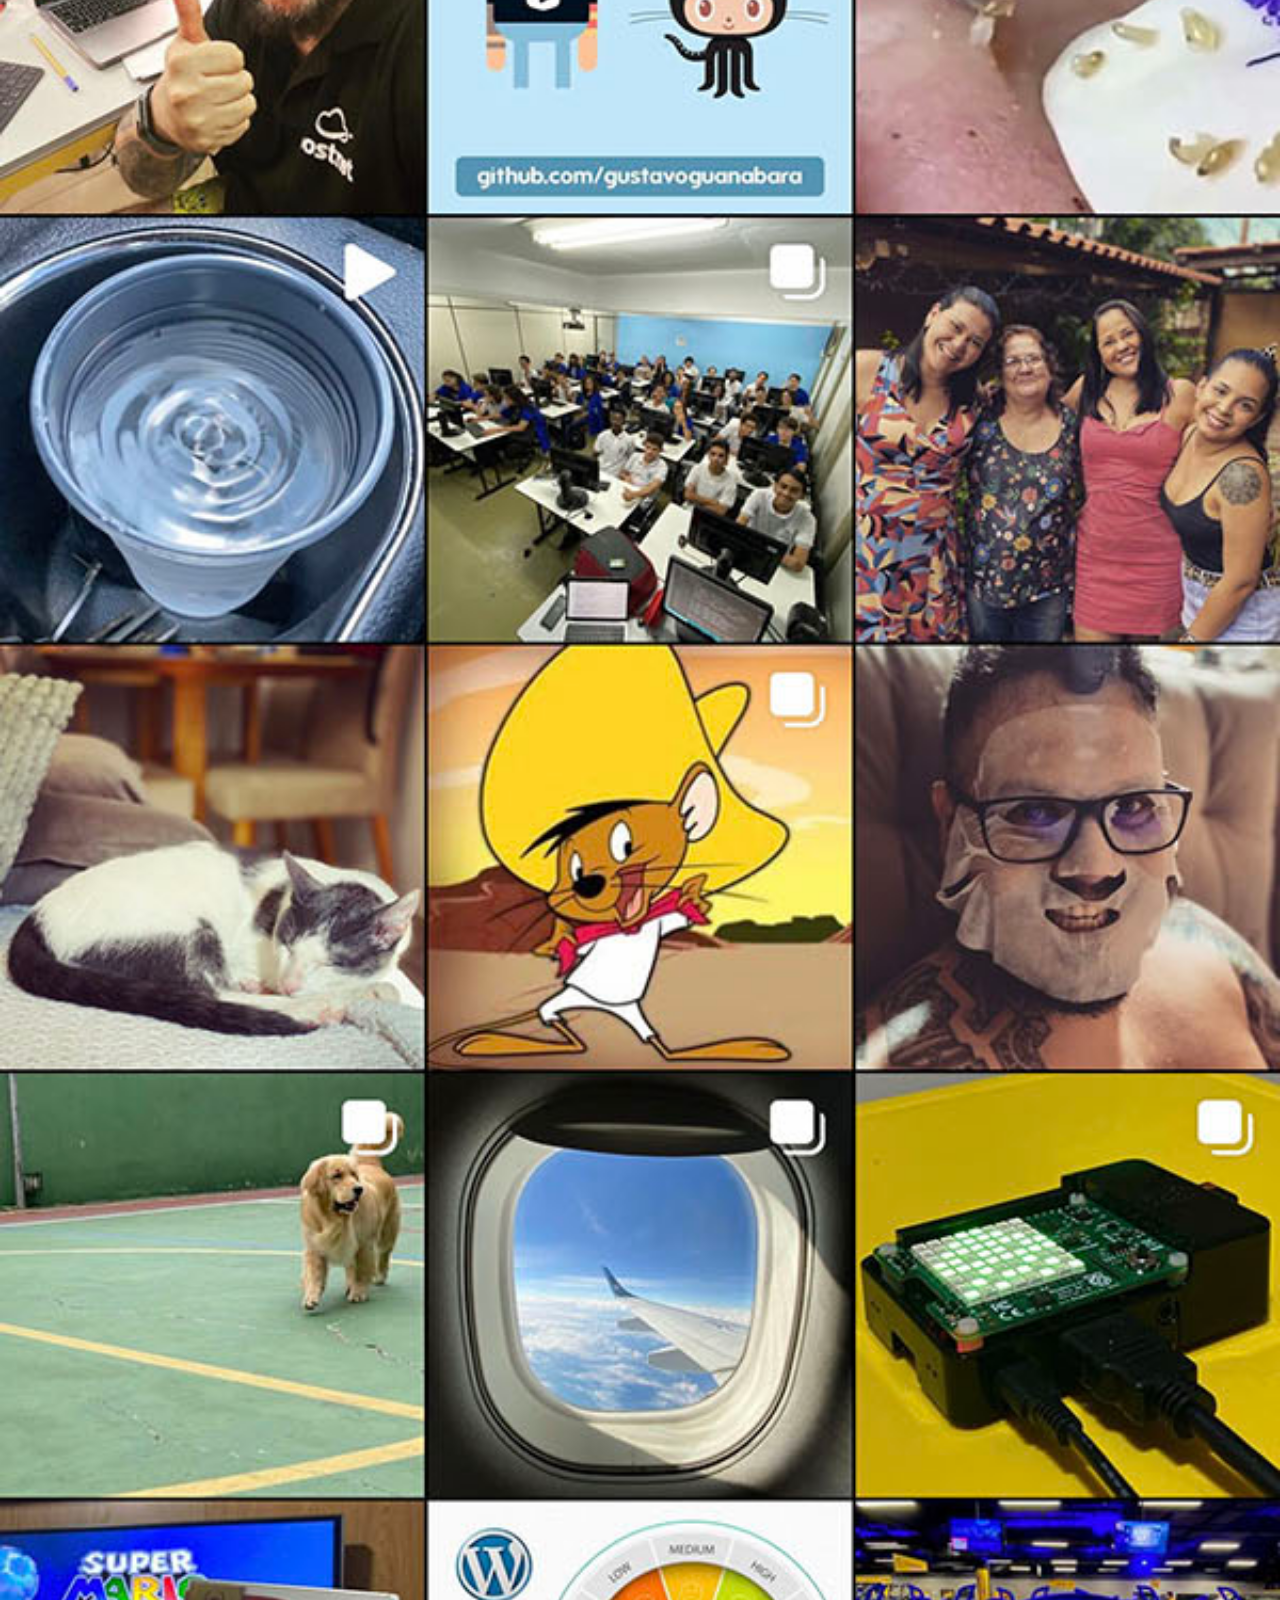
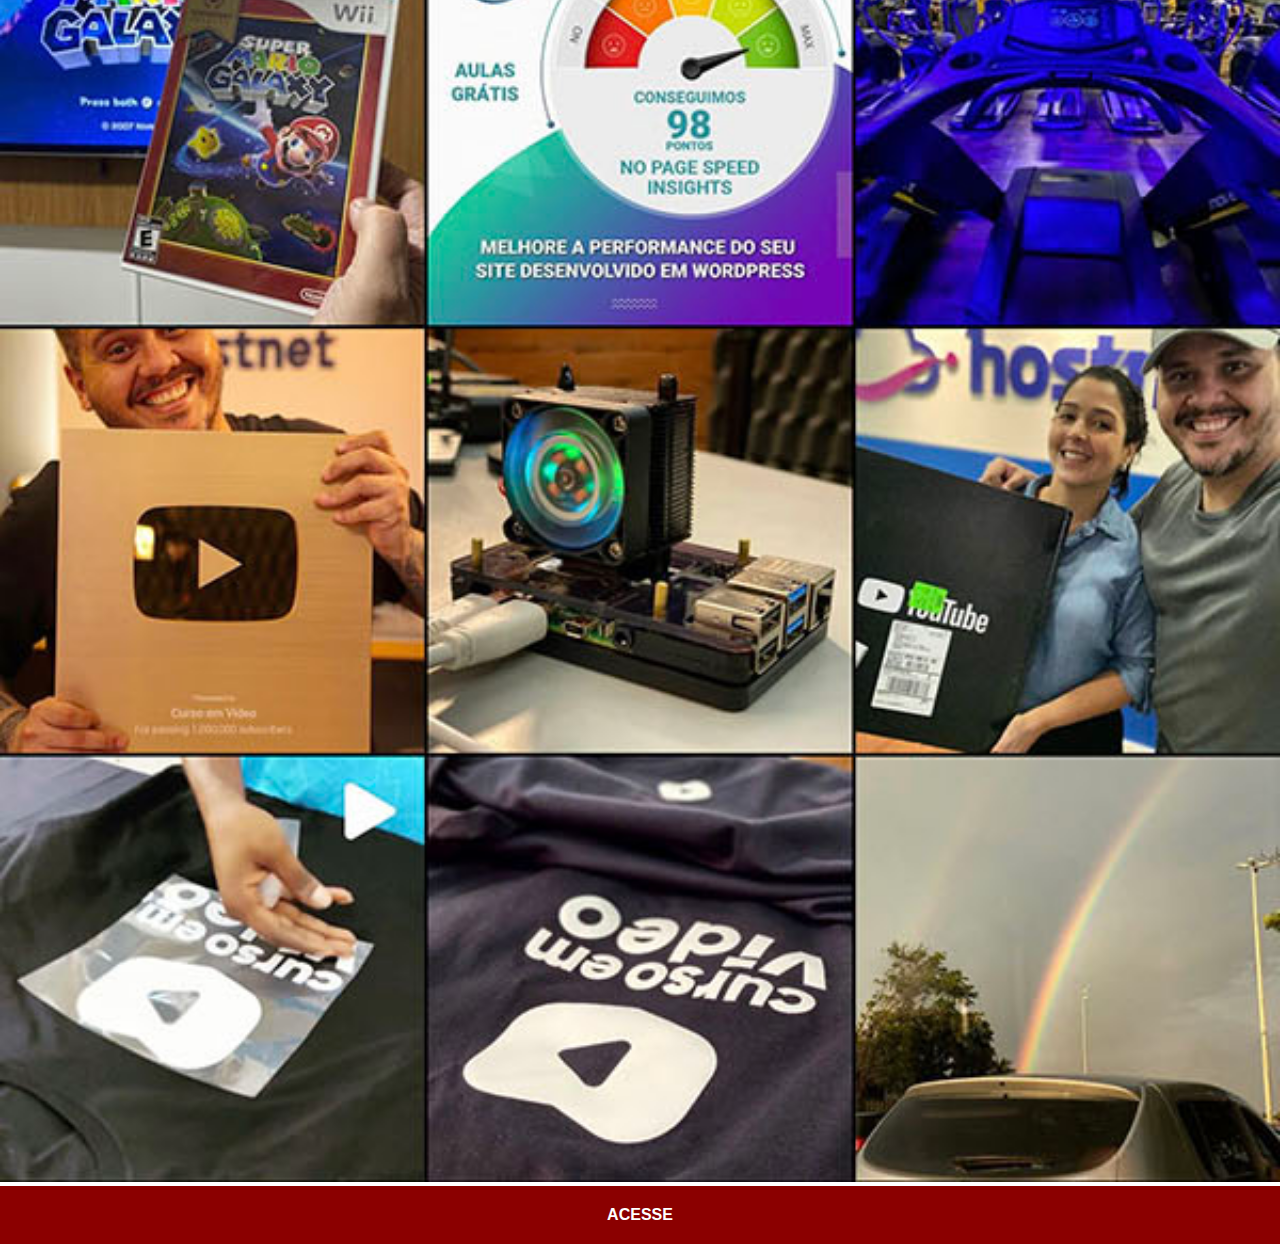
<file: insta.html>
<!DOCTYPE html>
<html lang="pt-br">
<head>
    <meta charset="UTF-8">
    <meta name="viewport" content="width=device-width, initial-scale=1.0">
    <link rel="stylesheet" href="estilos/social.css">
    <title>Document</title>
</head>
<body>
    <img src="imagens/tela-instagram.jpg" alt="Instagram">
    <a href="https://www.instagram.com/gustavoguanabara/" target="_blank">ACESSE</a>
    
</body>
</html>
</file>
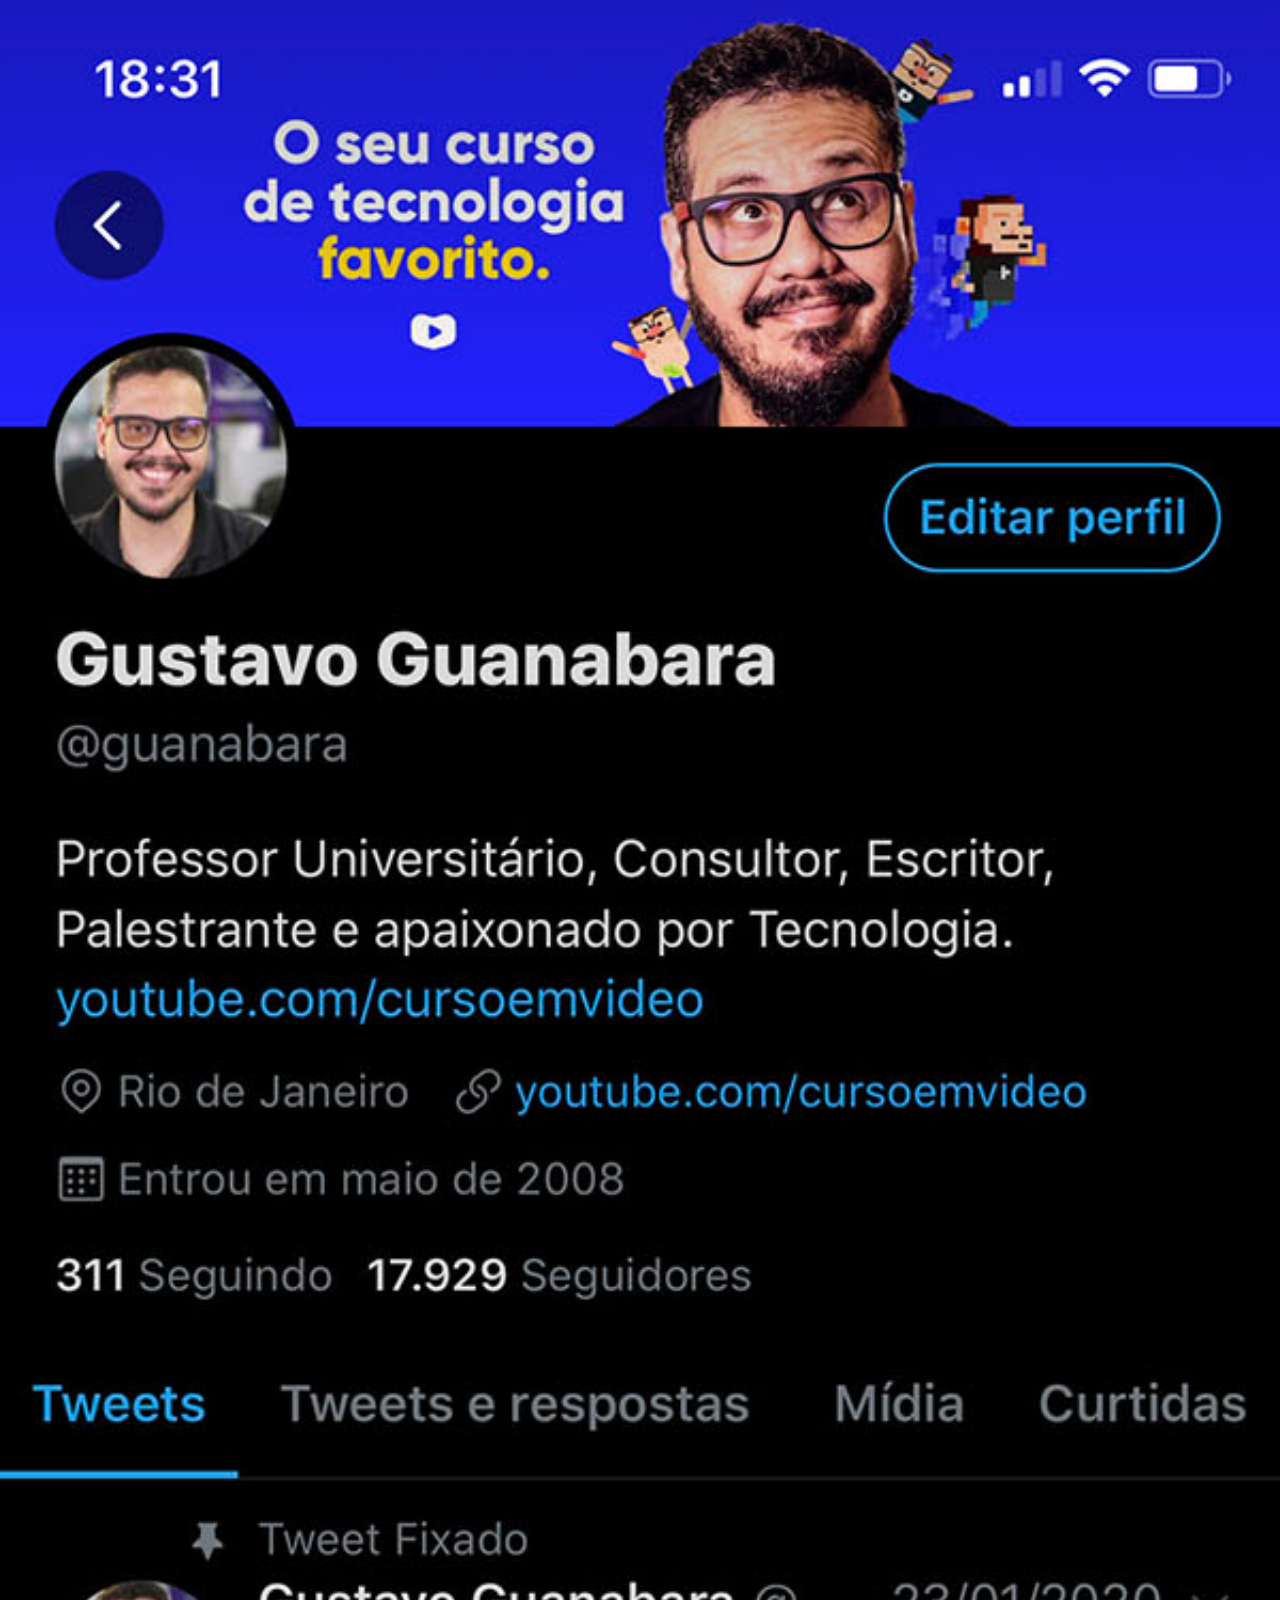
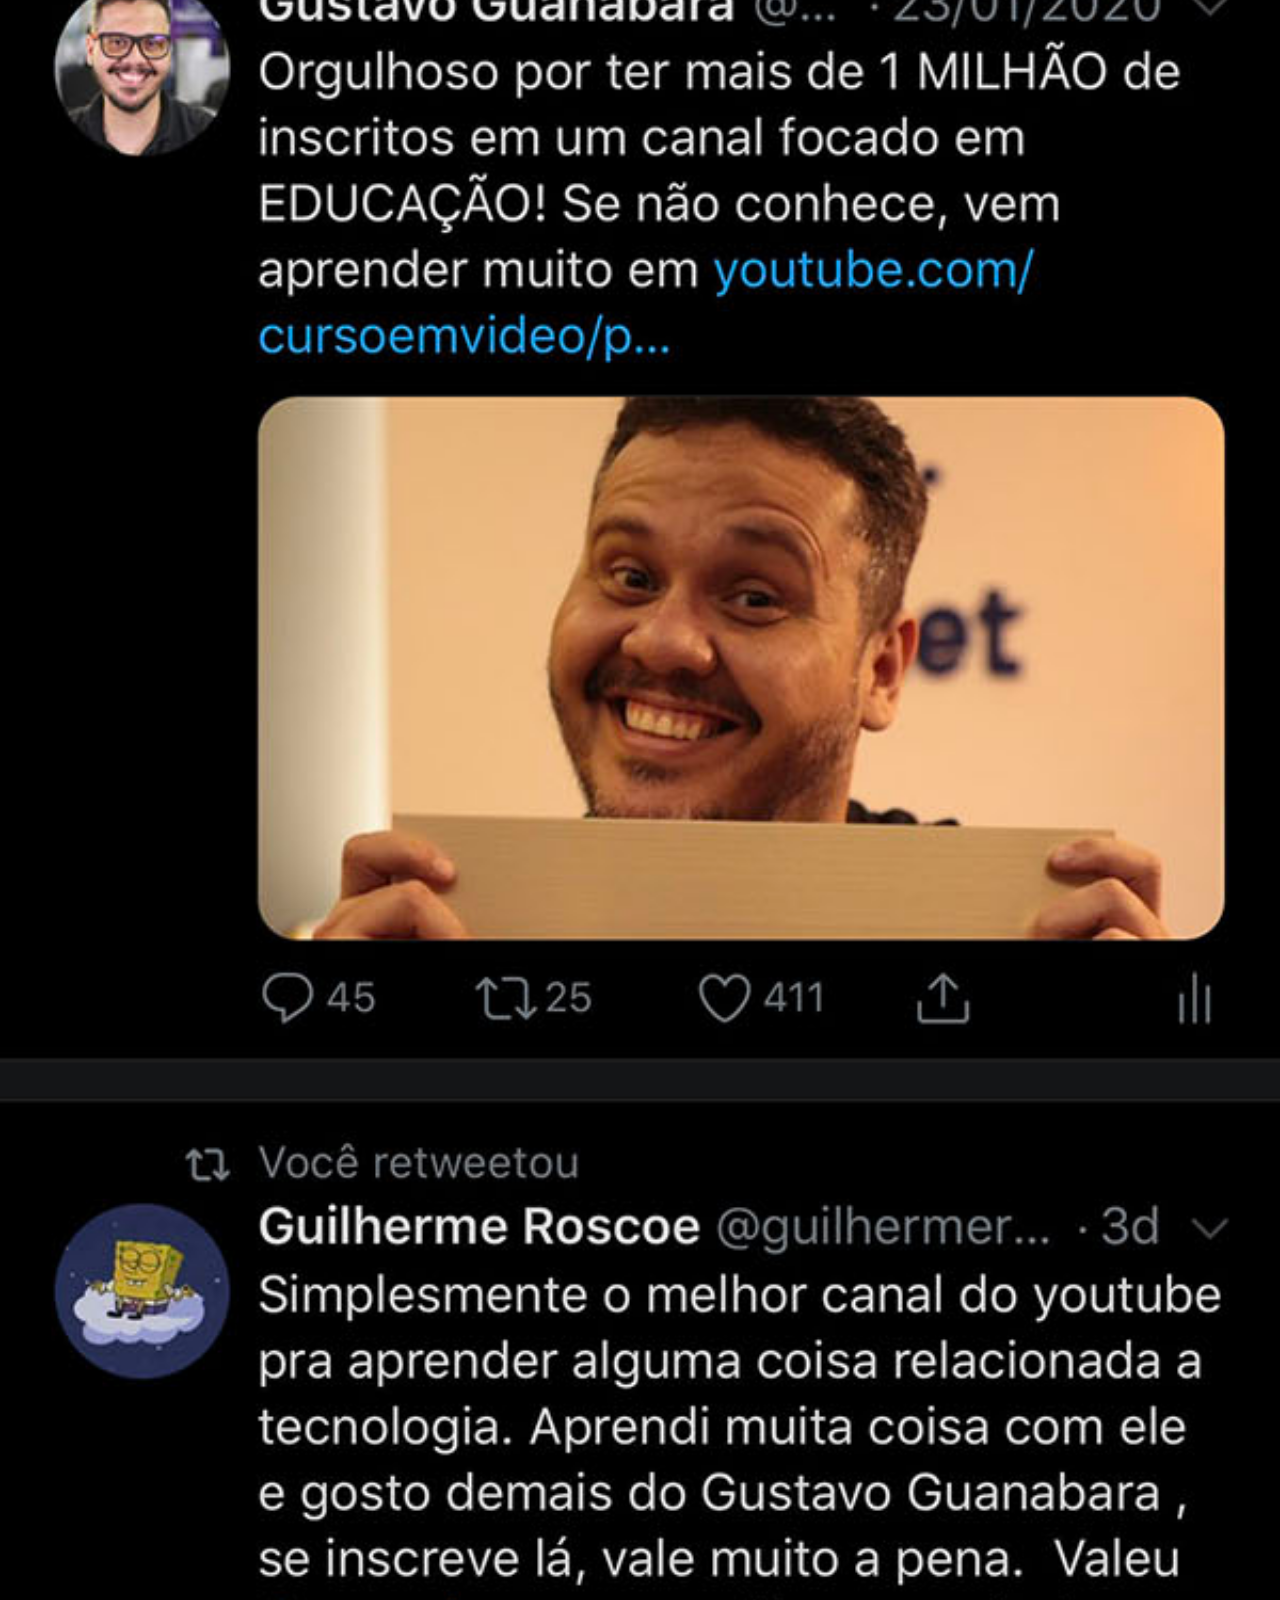
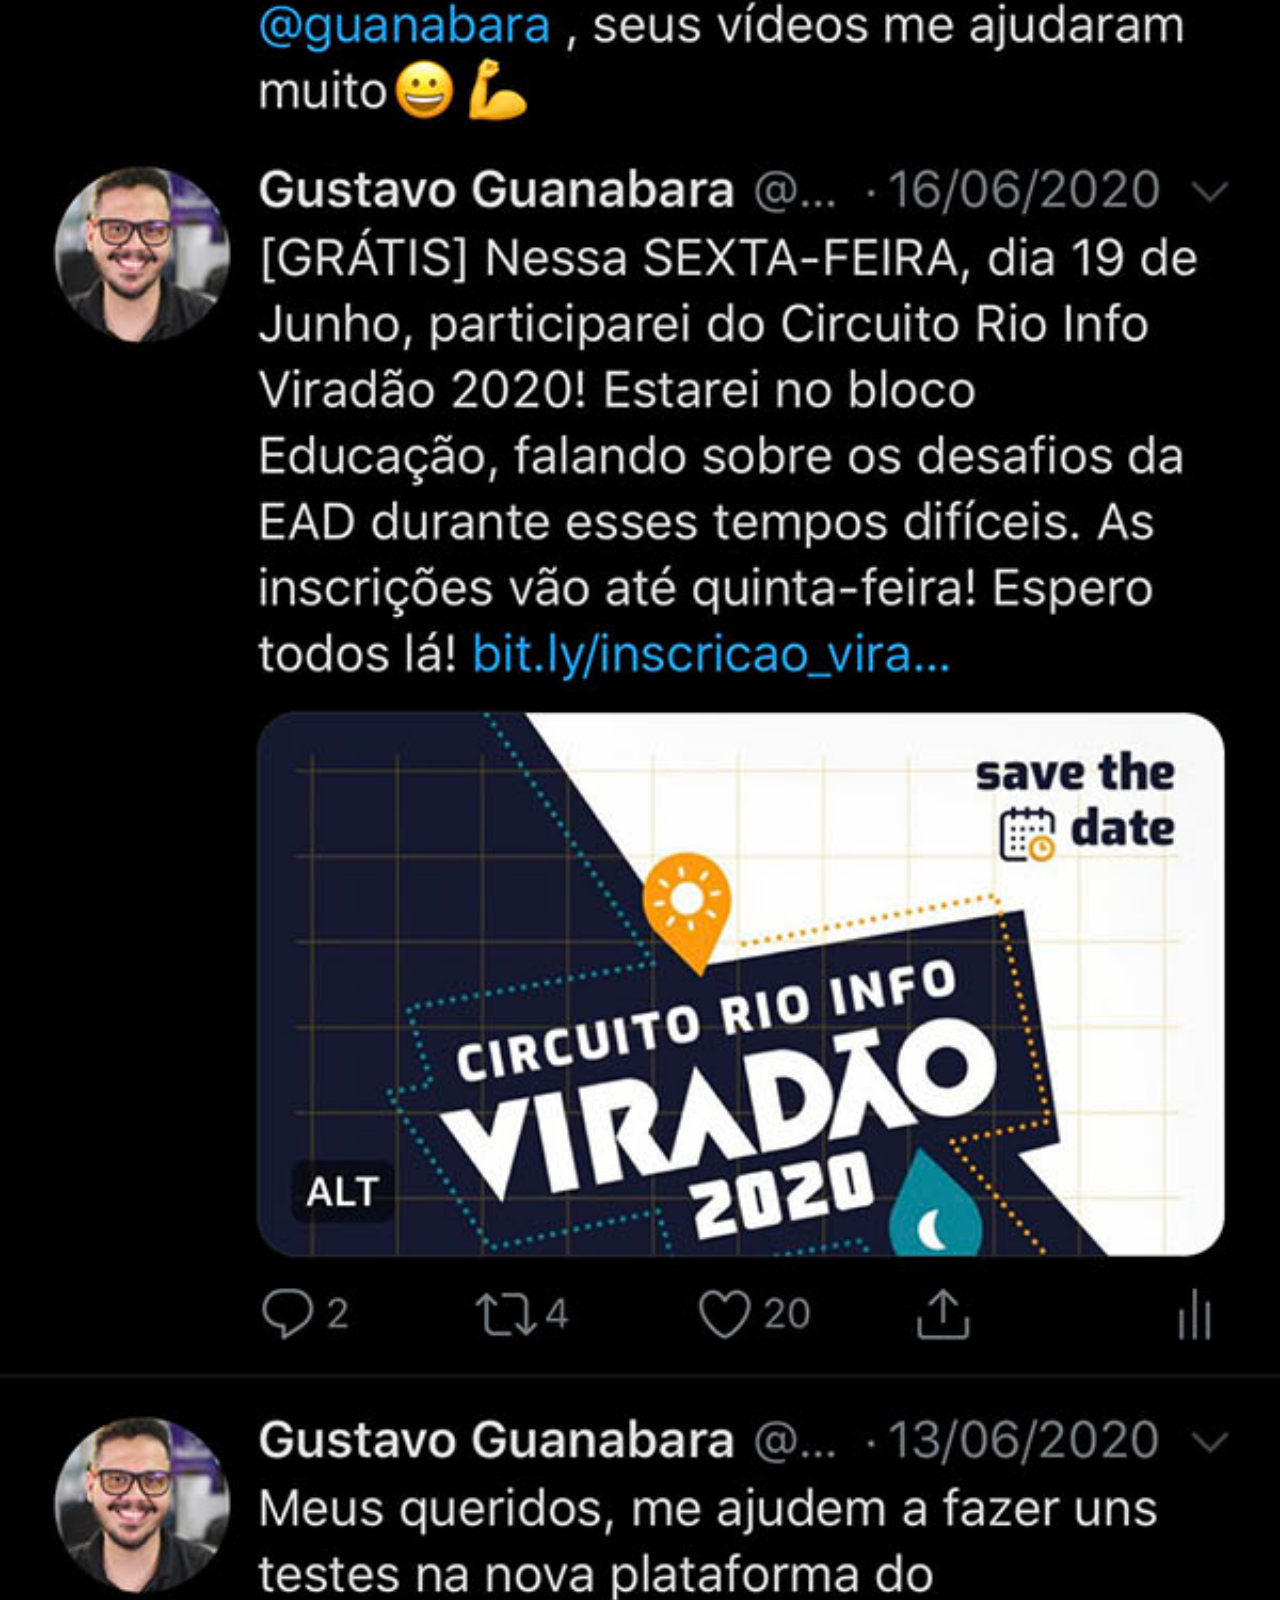
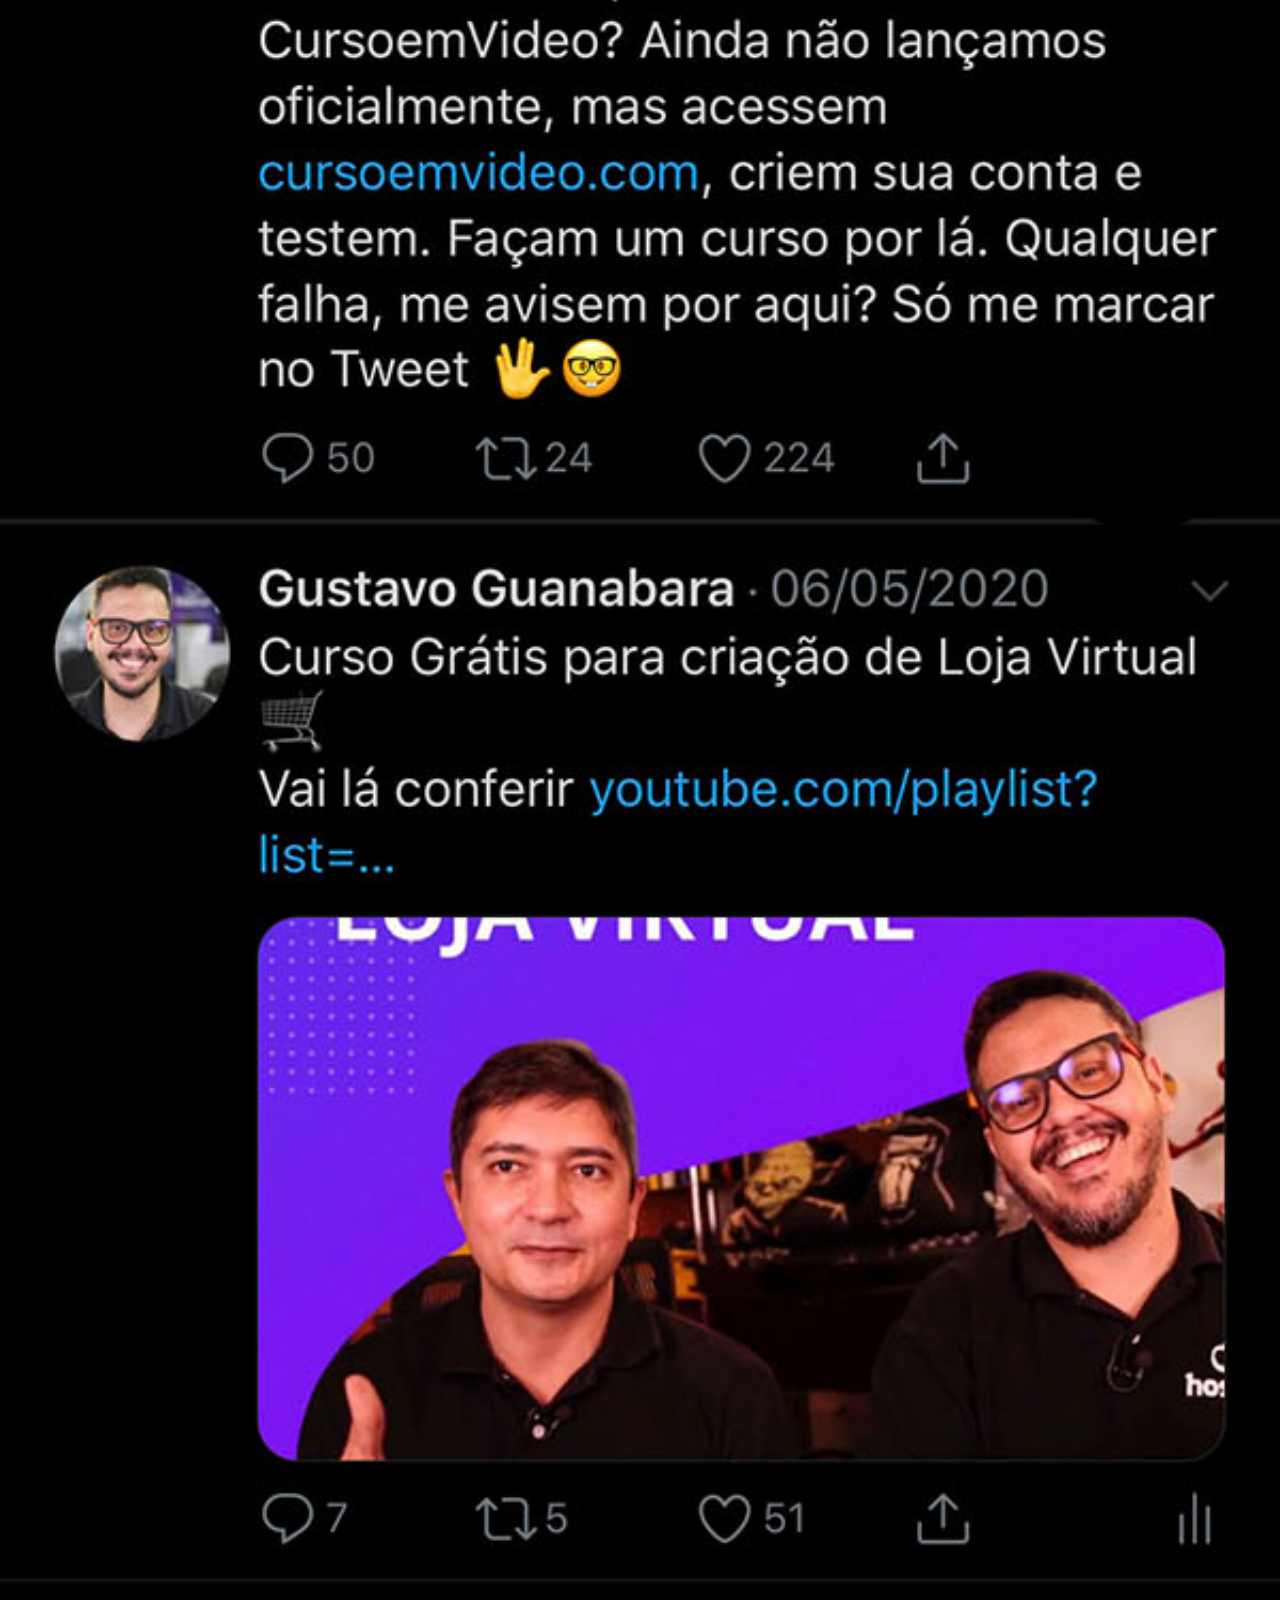
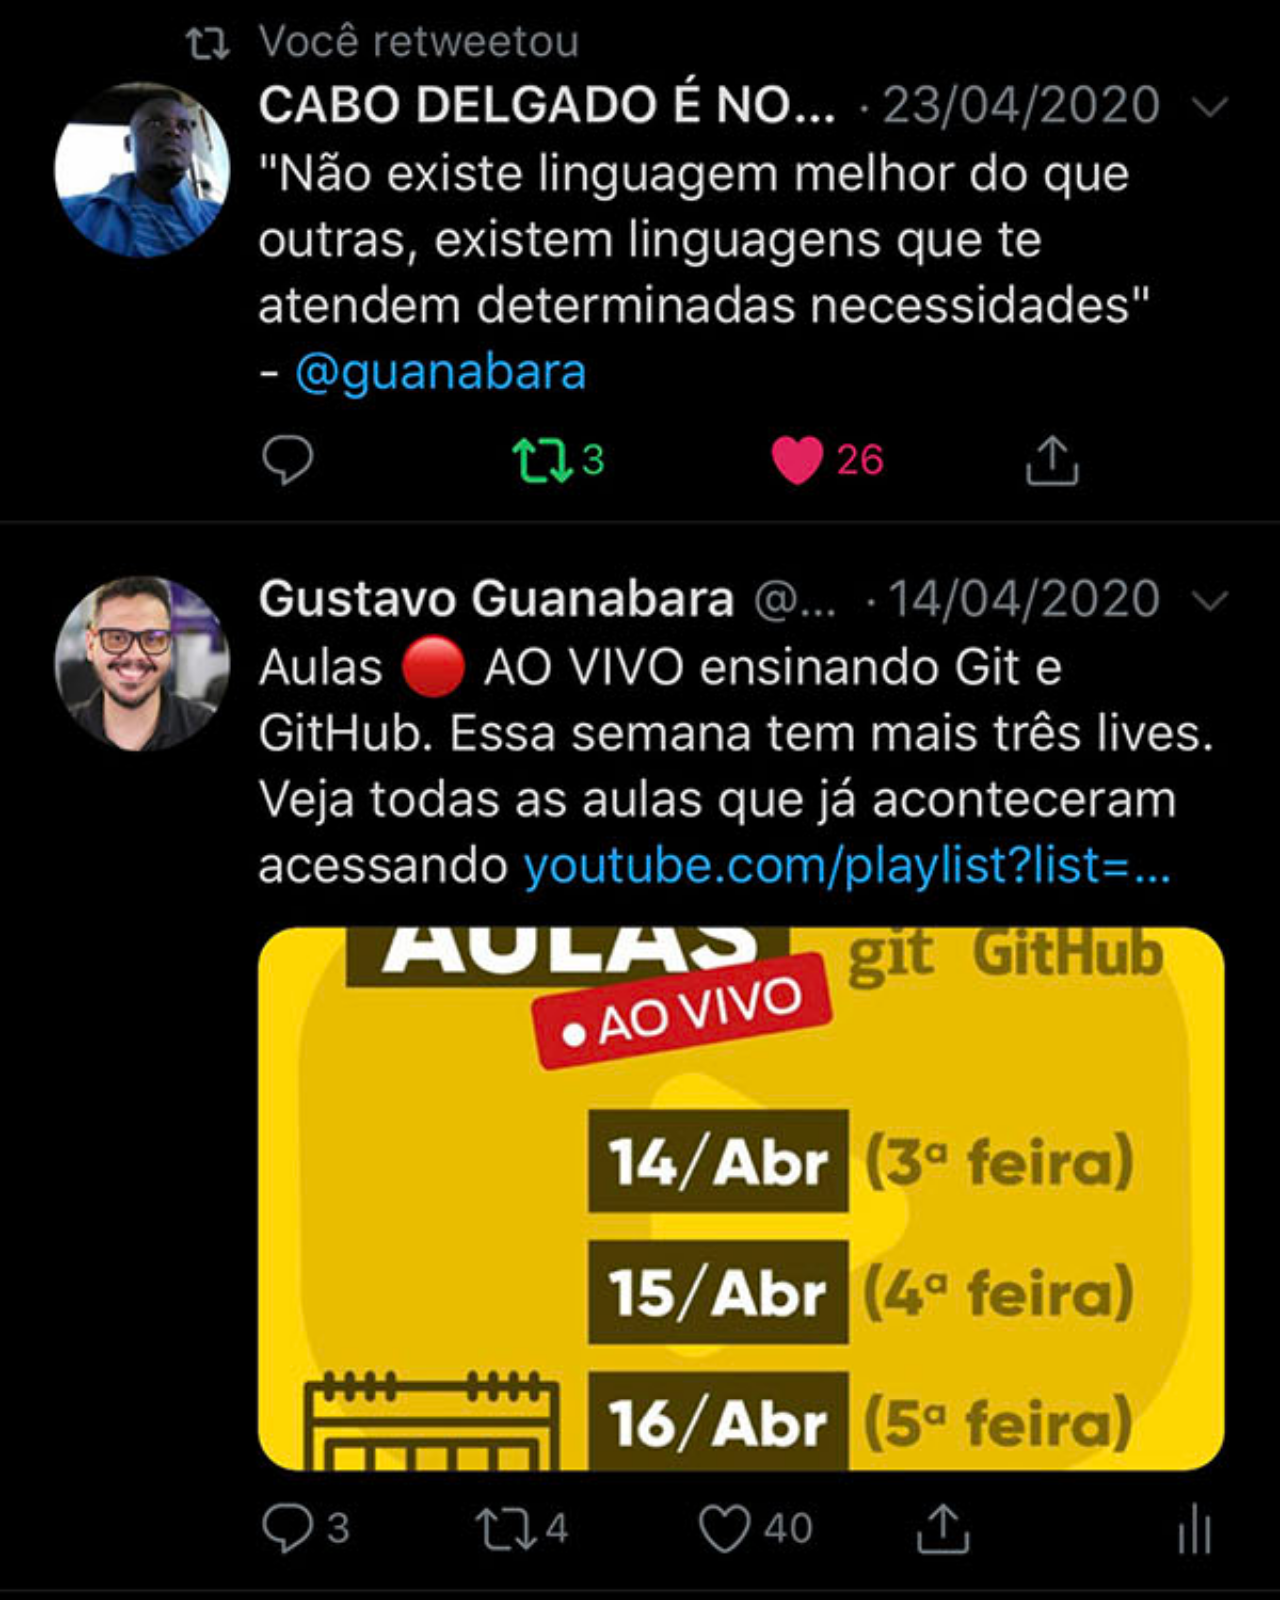
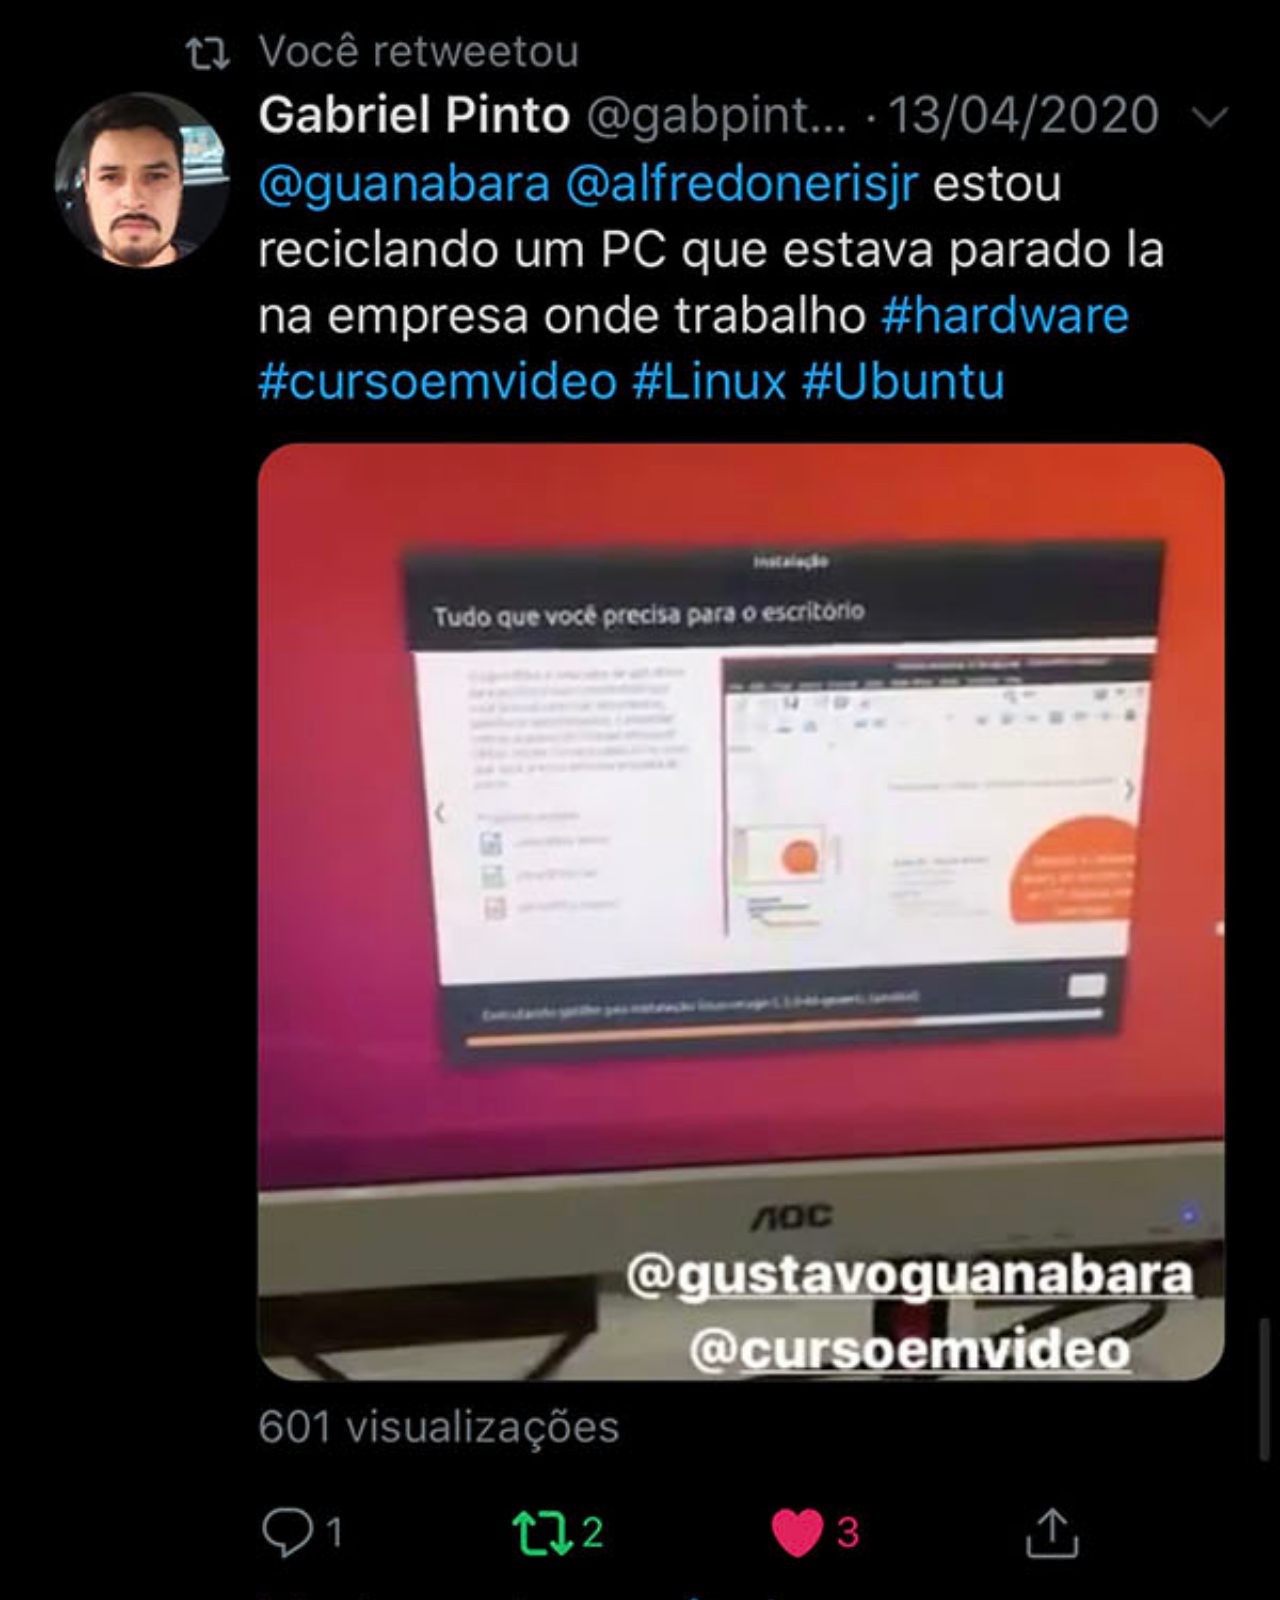
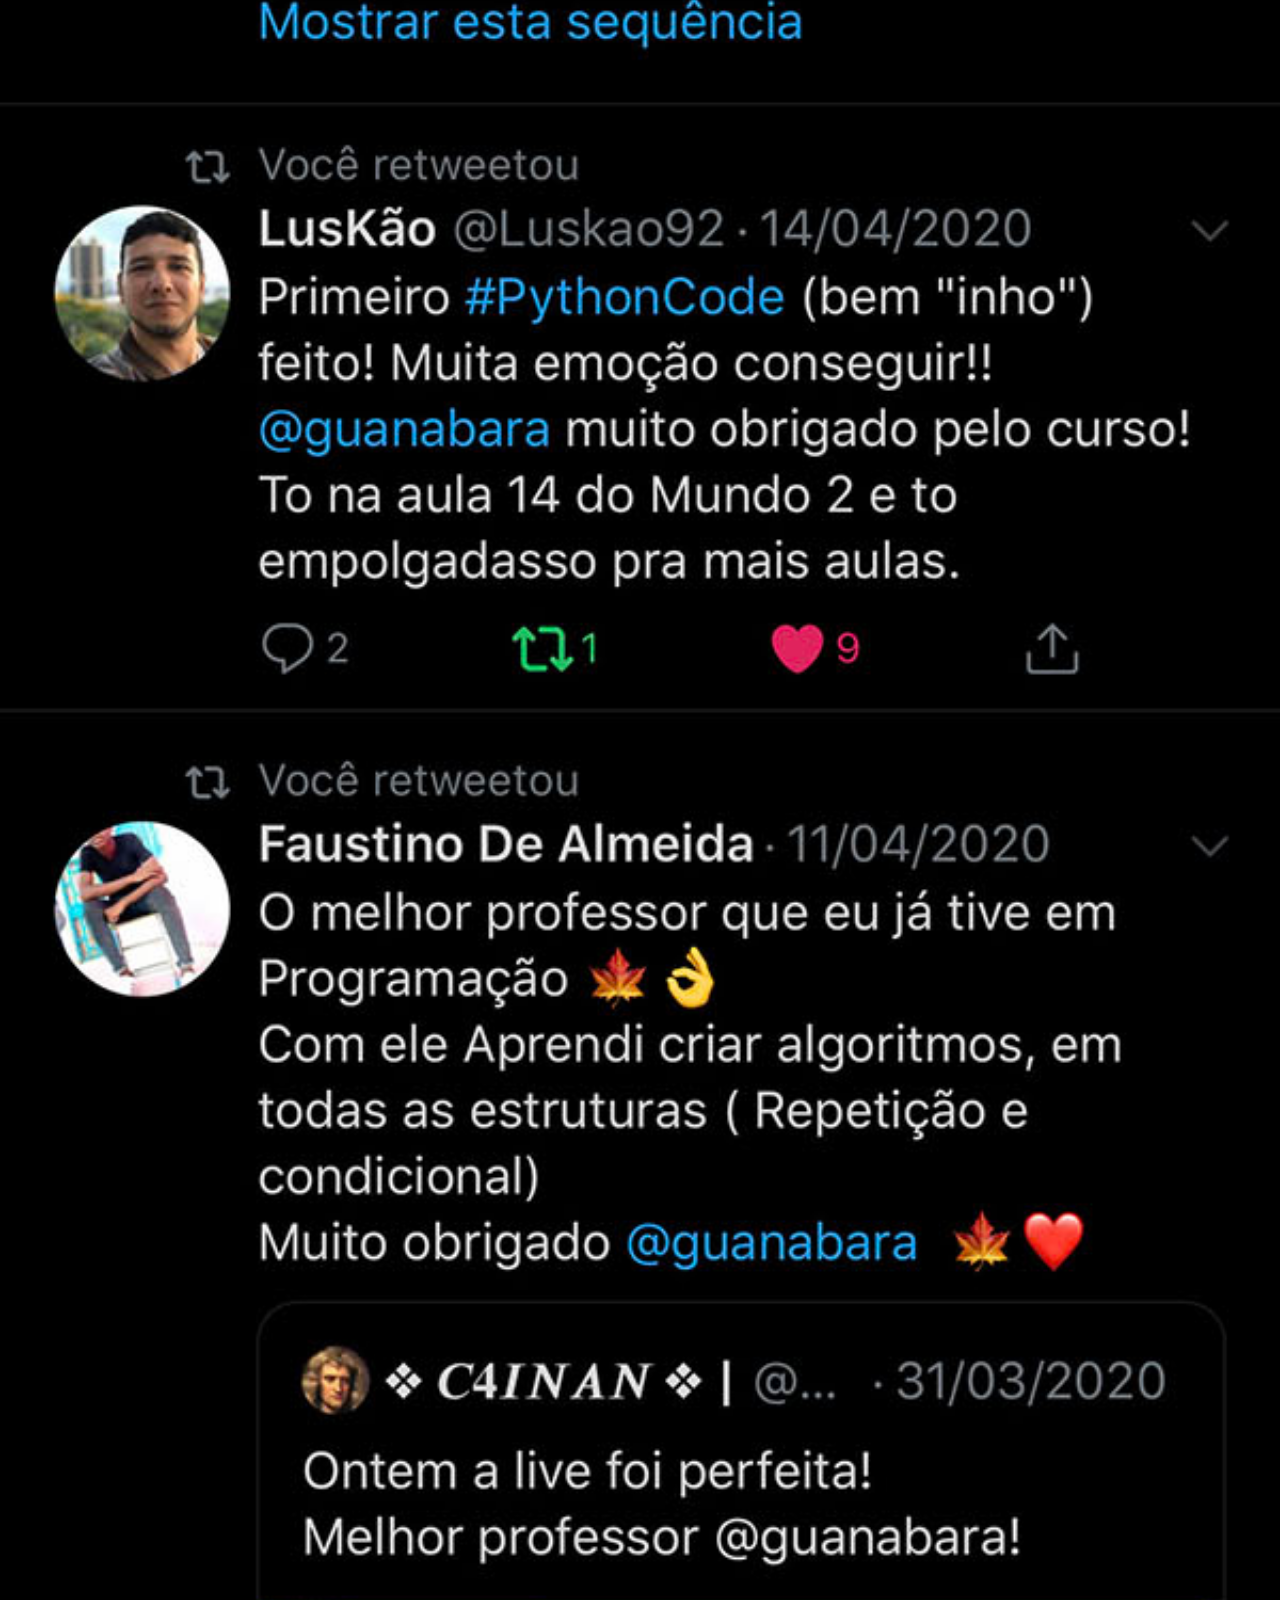
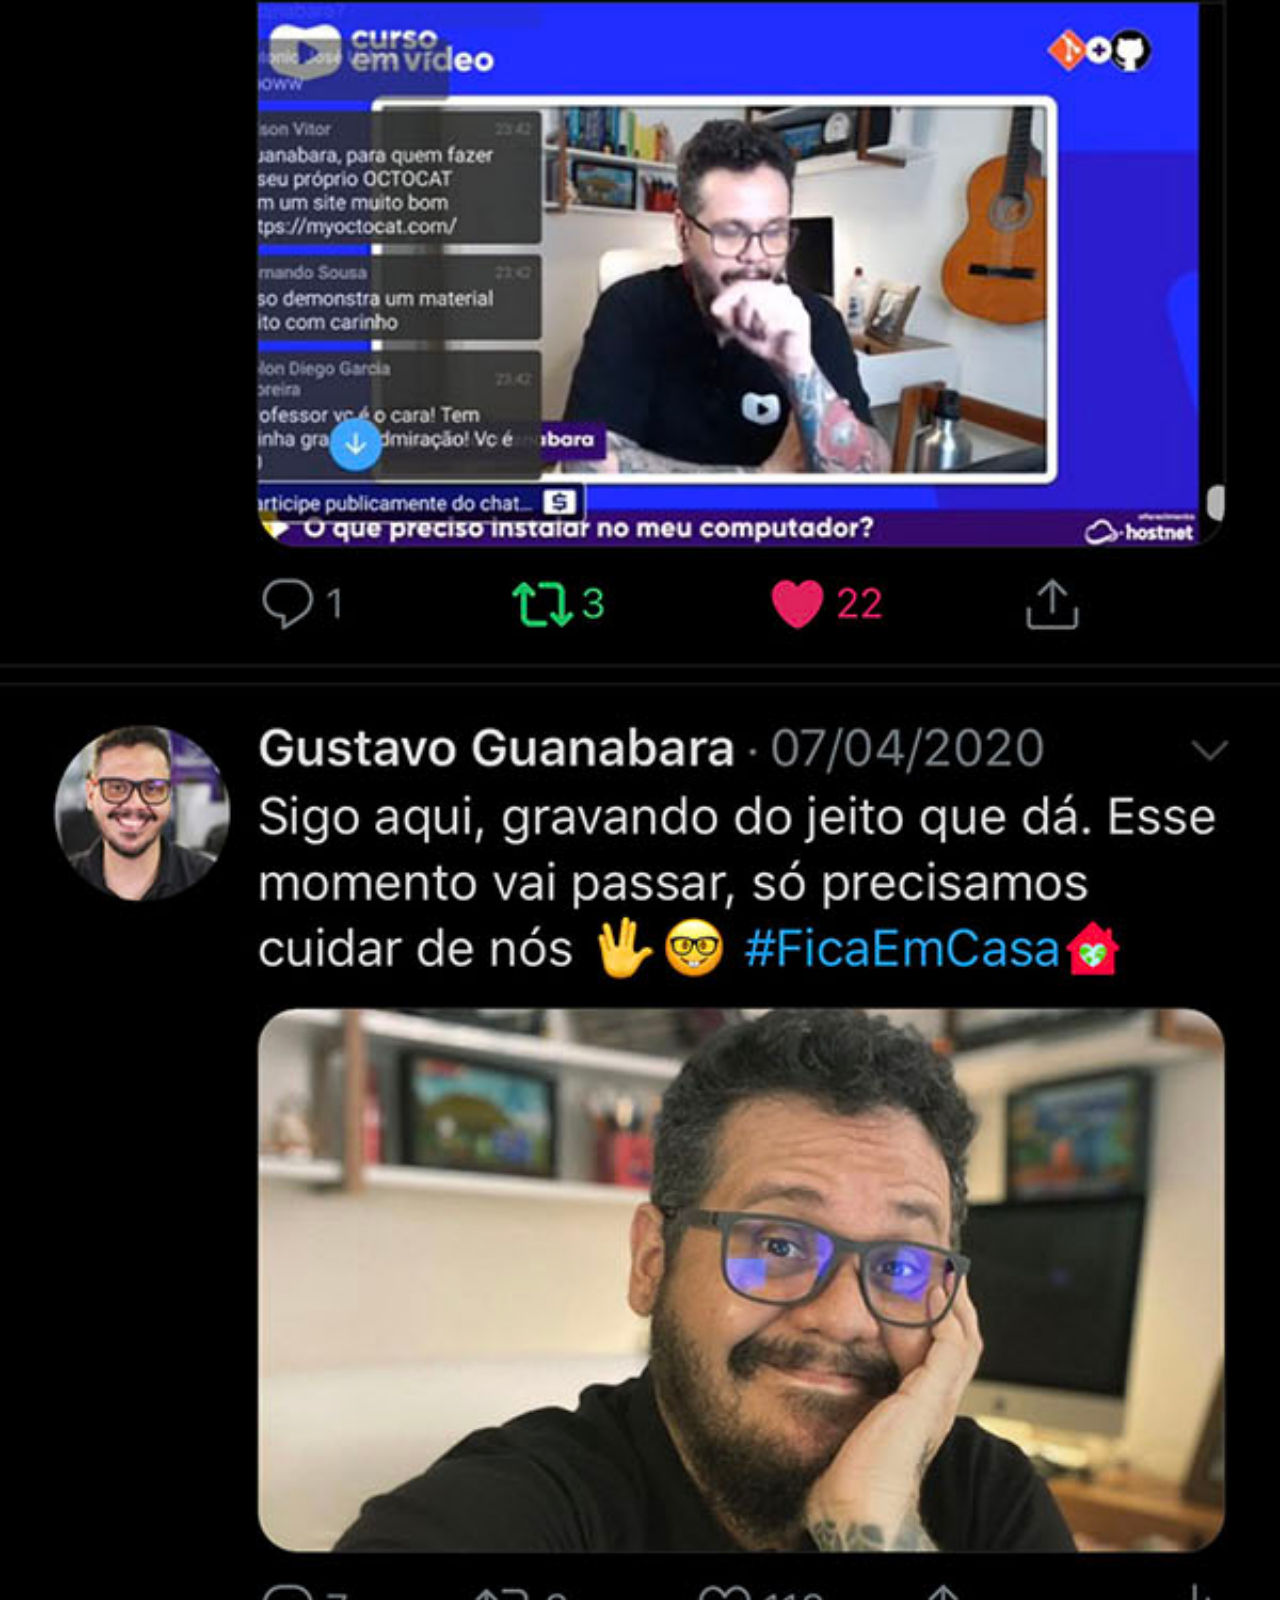
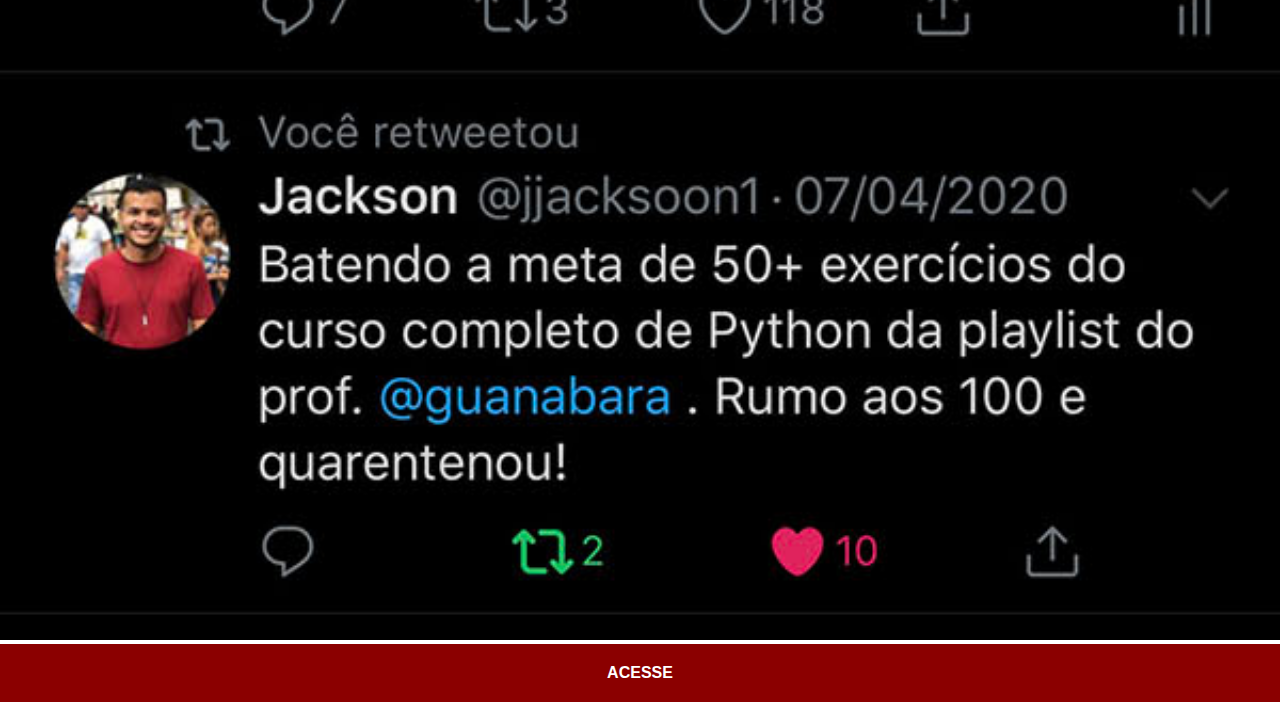
<file: twitter.html>
<!DOCTYPE html>
<html lang="pt-br">
<head>
    <meta charset="UTF-8">
    <meta name="viewport" content="width=device-width, initial-scale=1.0">
    <link rel="stylesheet" href="estilos/social.css">
    <title>Document</title>
</head>
<body>
    <img src="imagens/tela-twitter.jpg" alt="Twitter">
    <a href="https://x.com/guanabara?lang=pt" target="_blank">ACESSE</a>
    
</body>
</html>
</file>
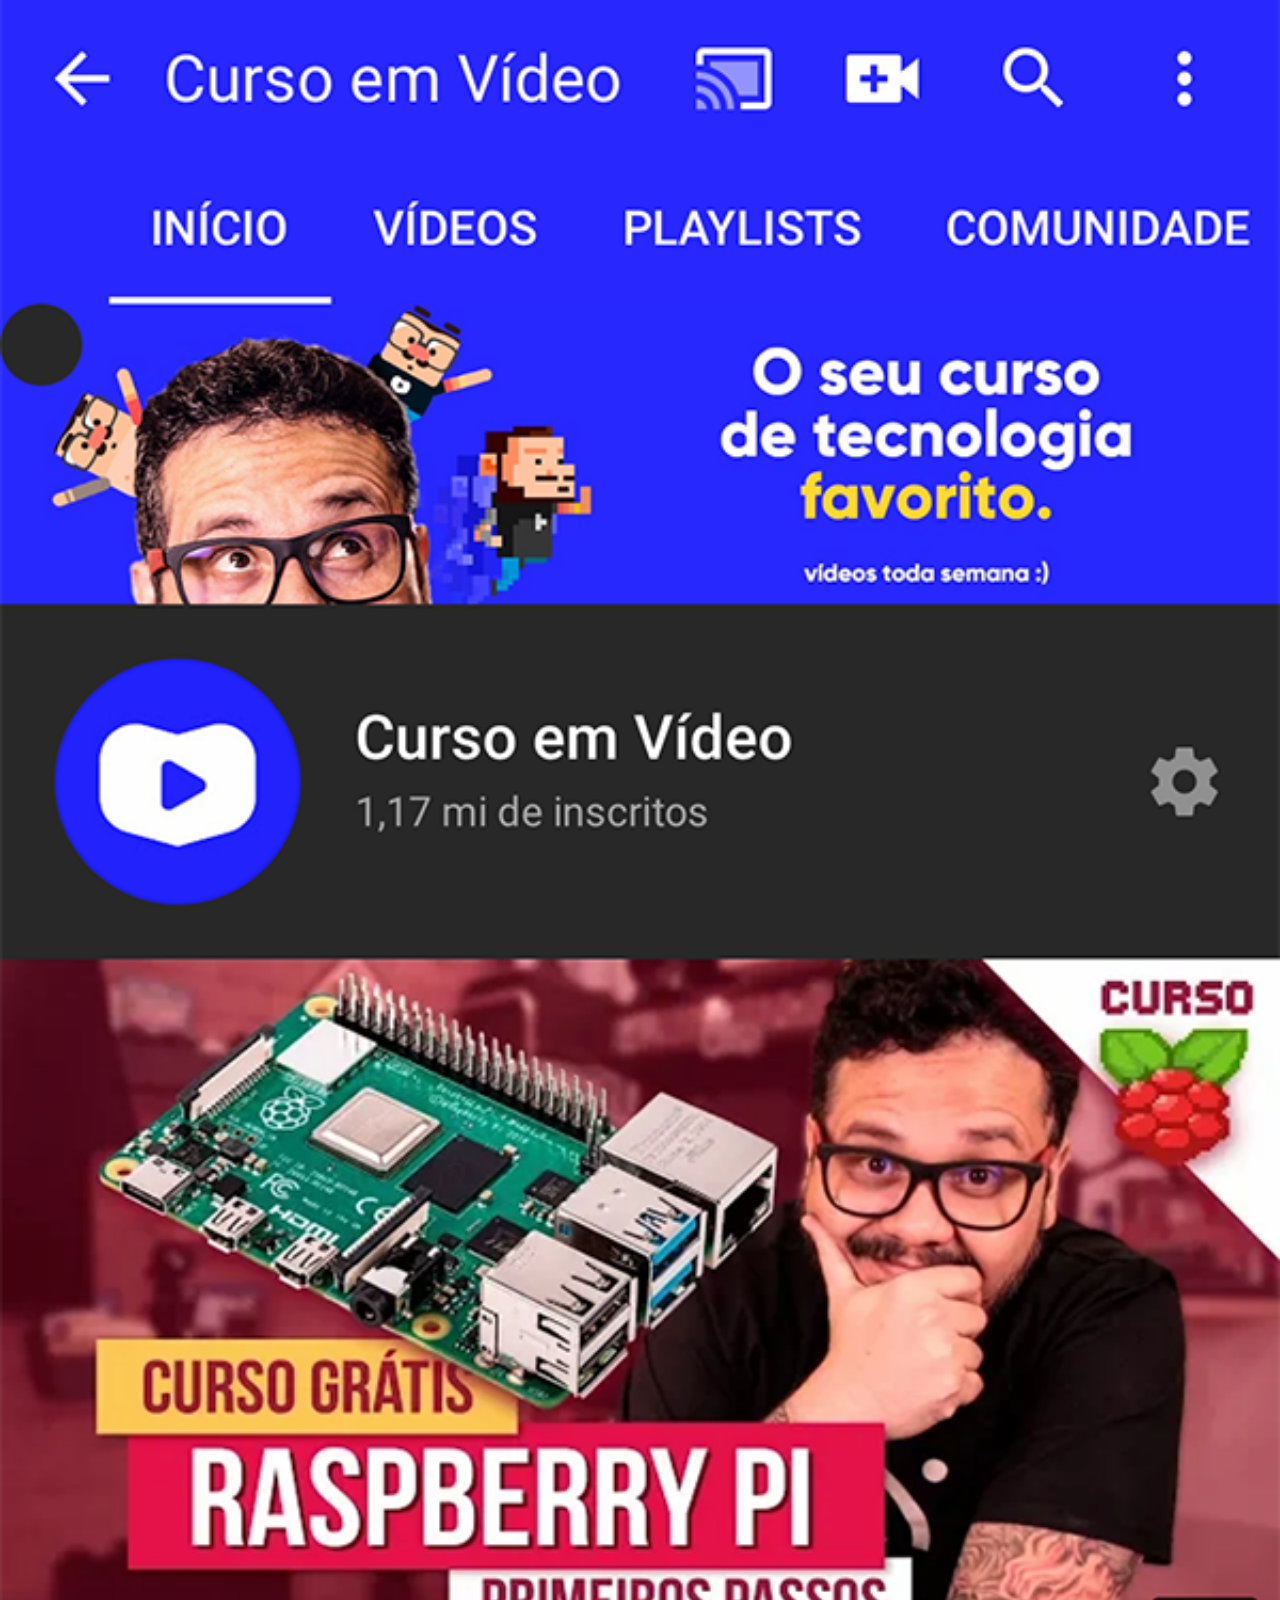
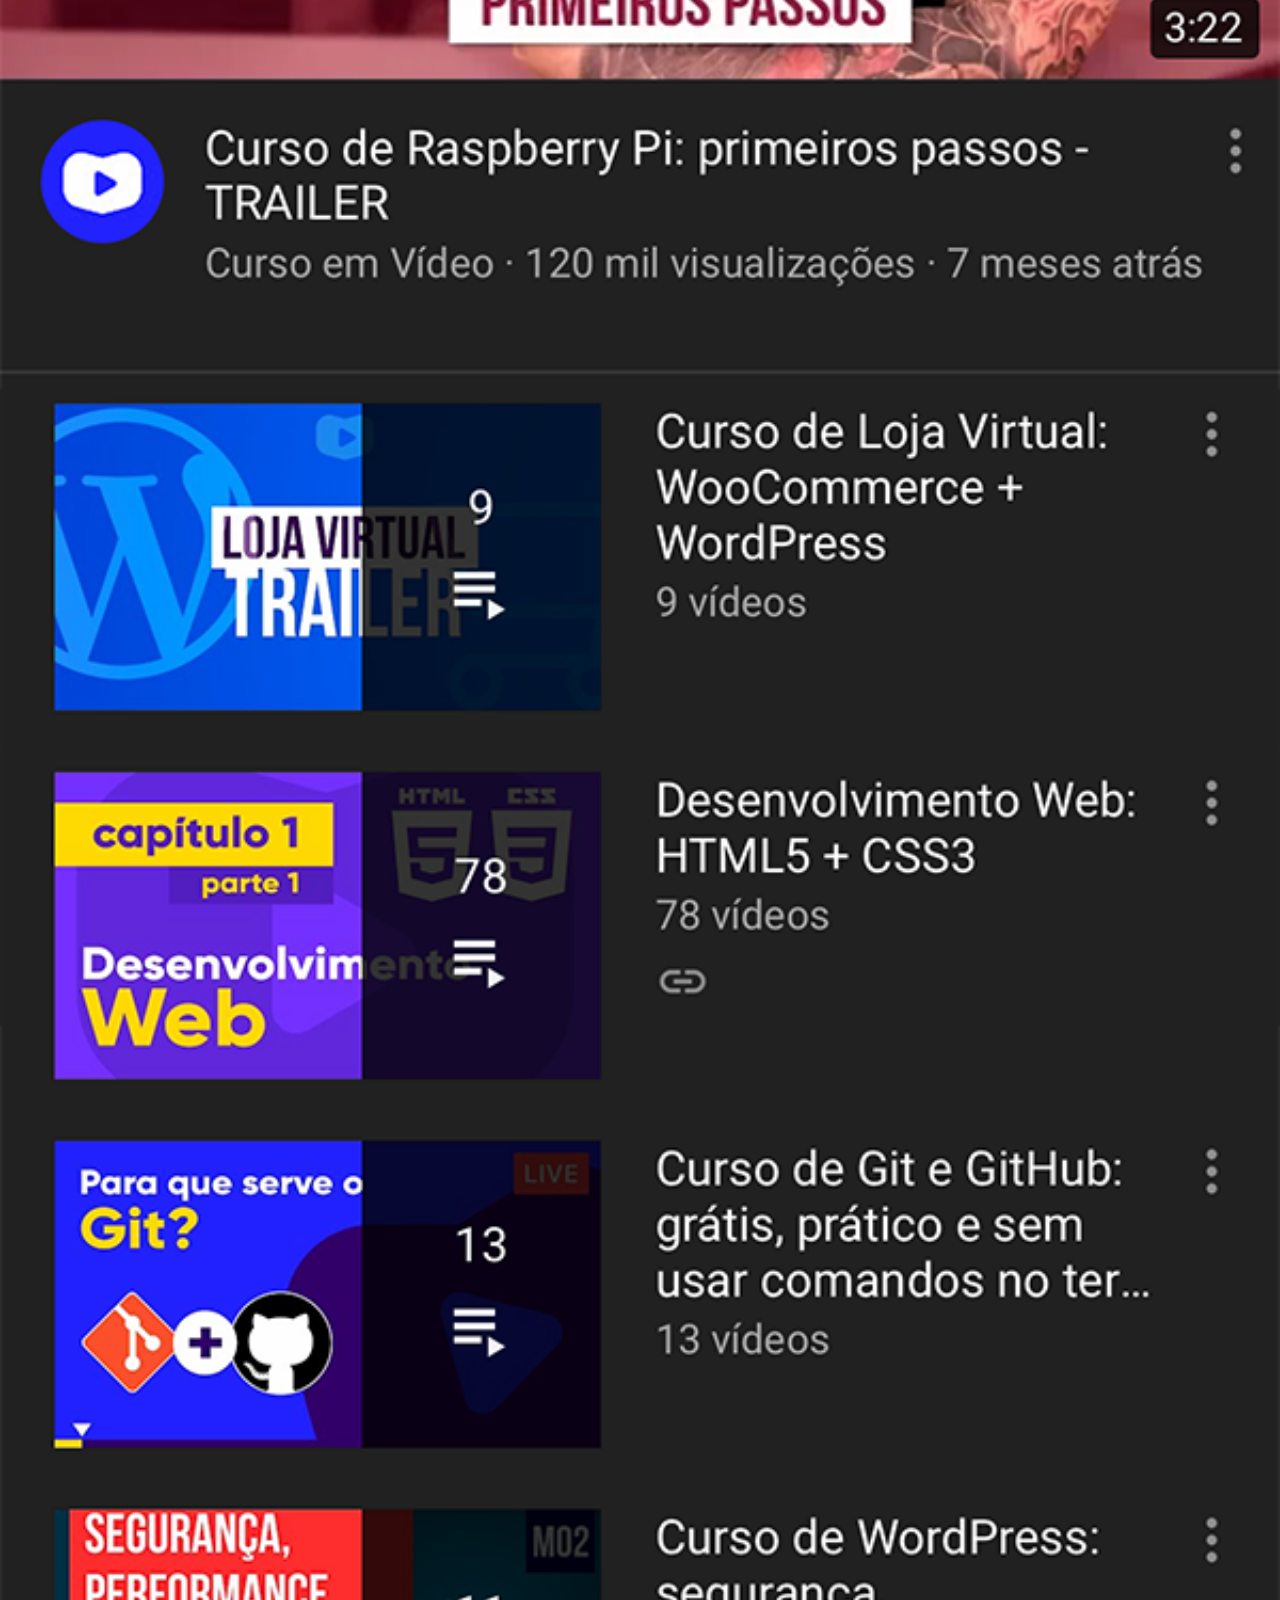
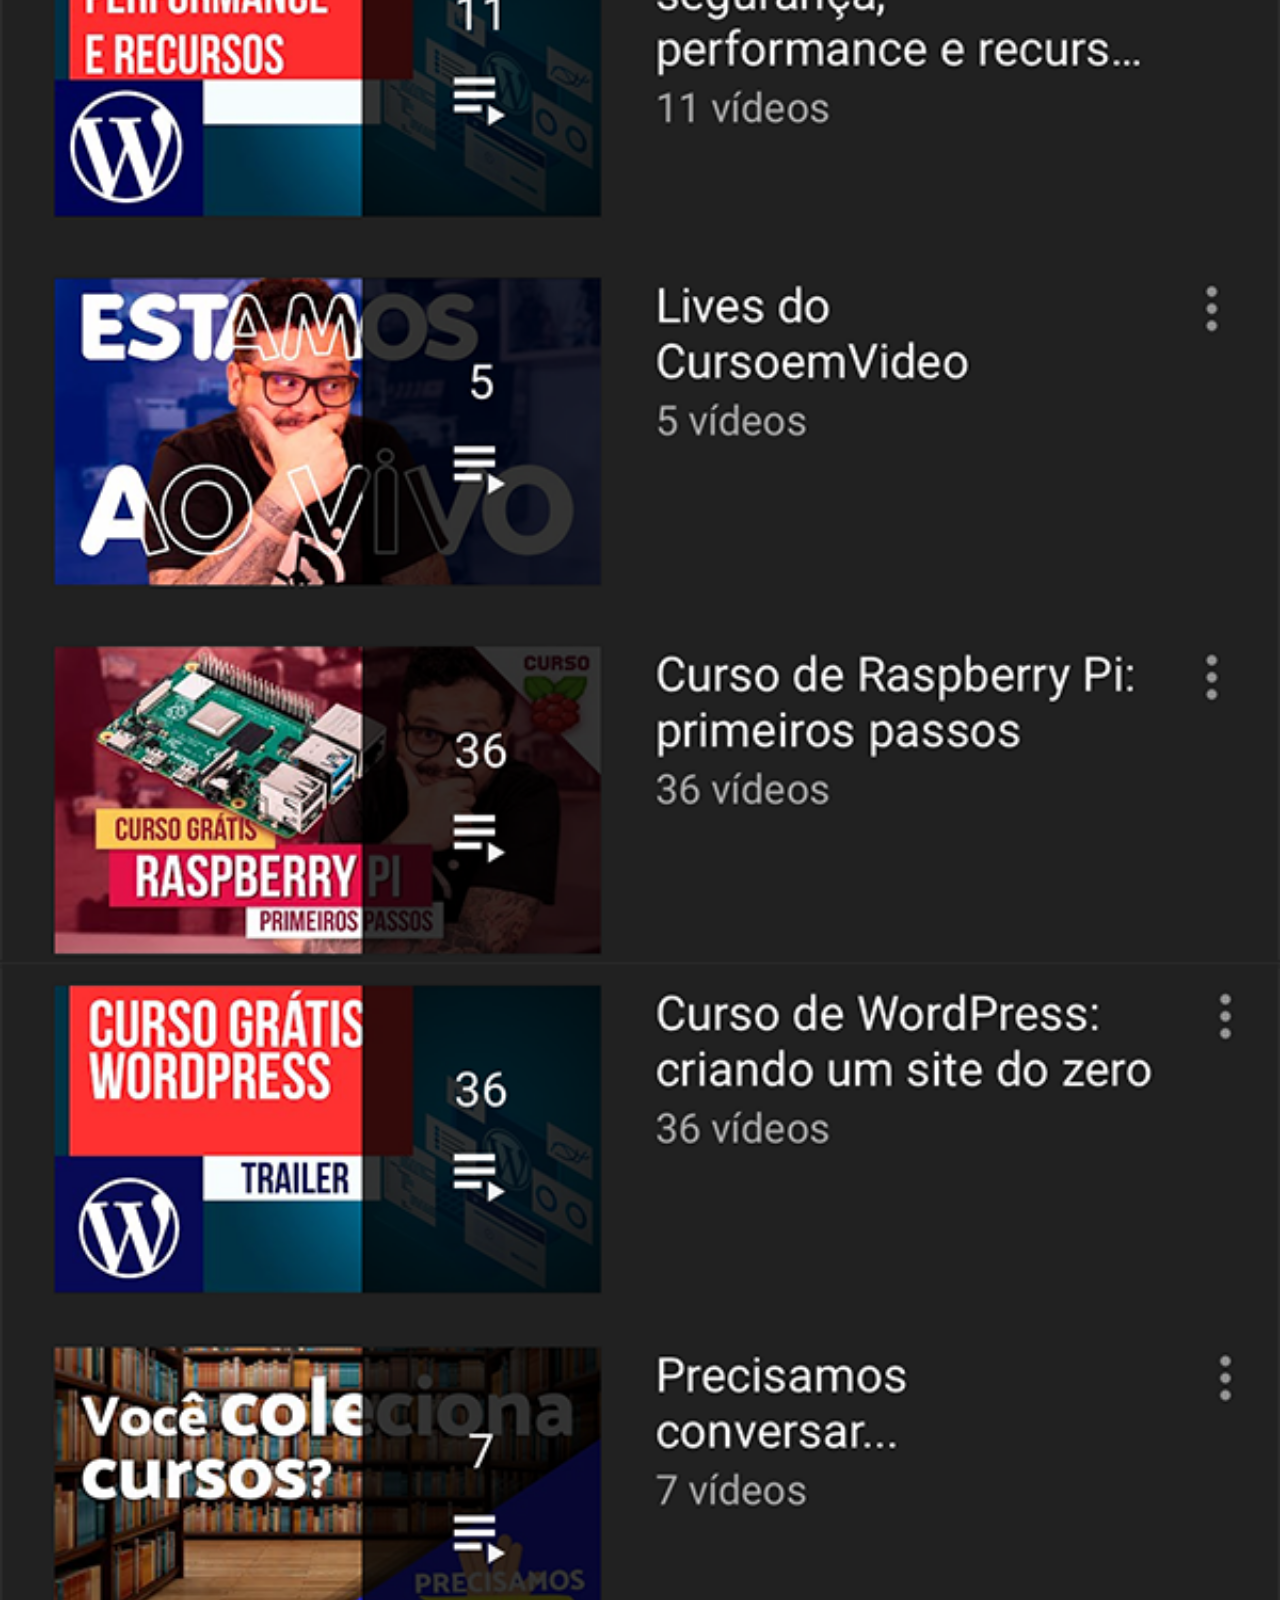
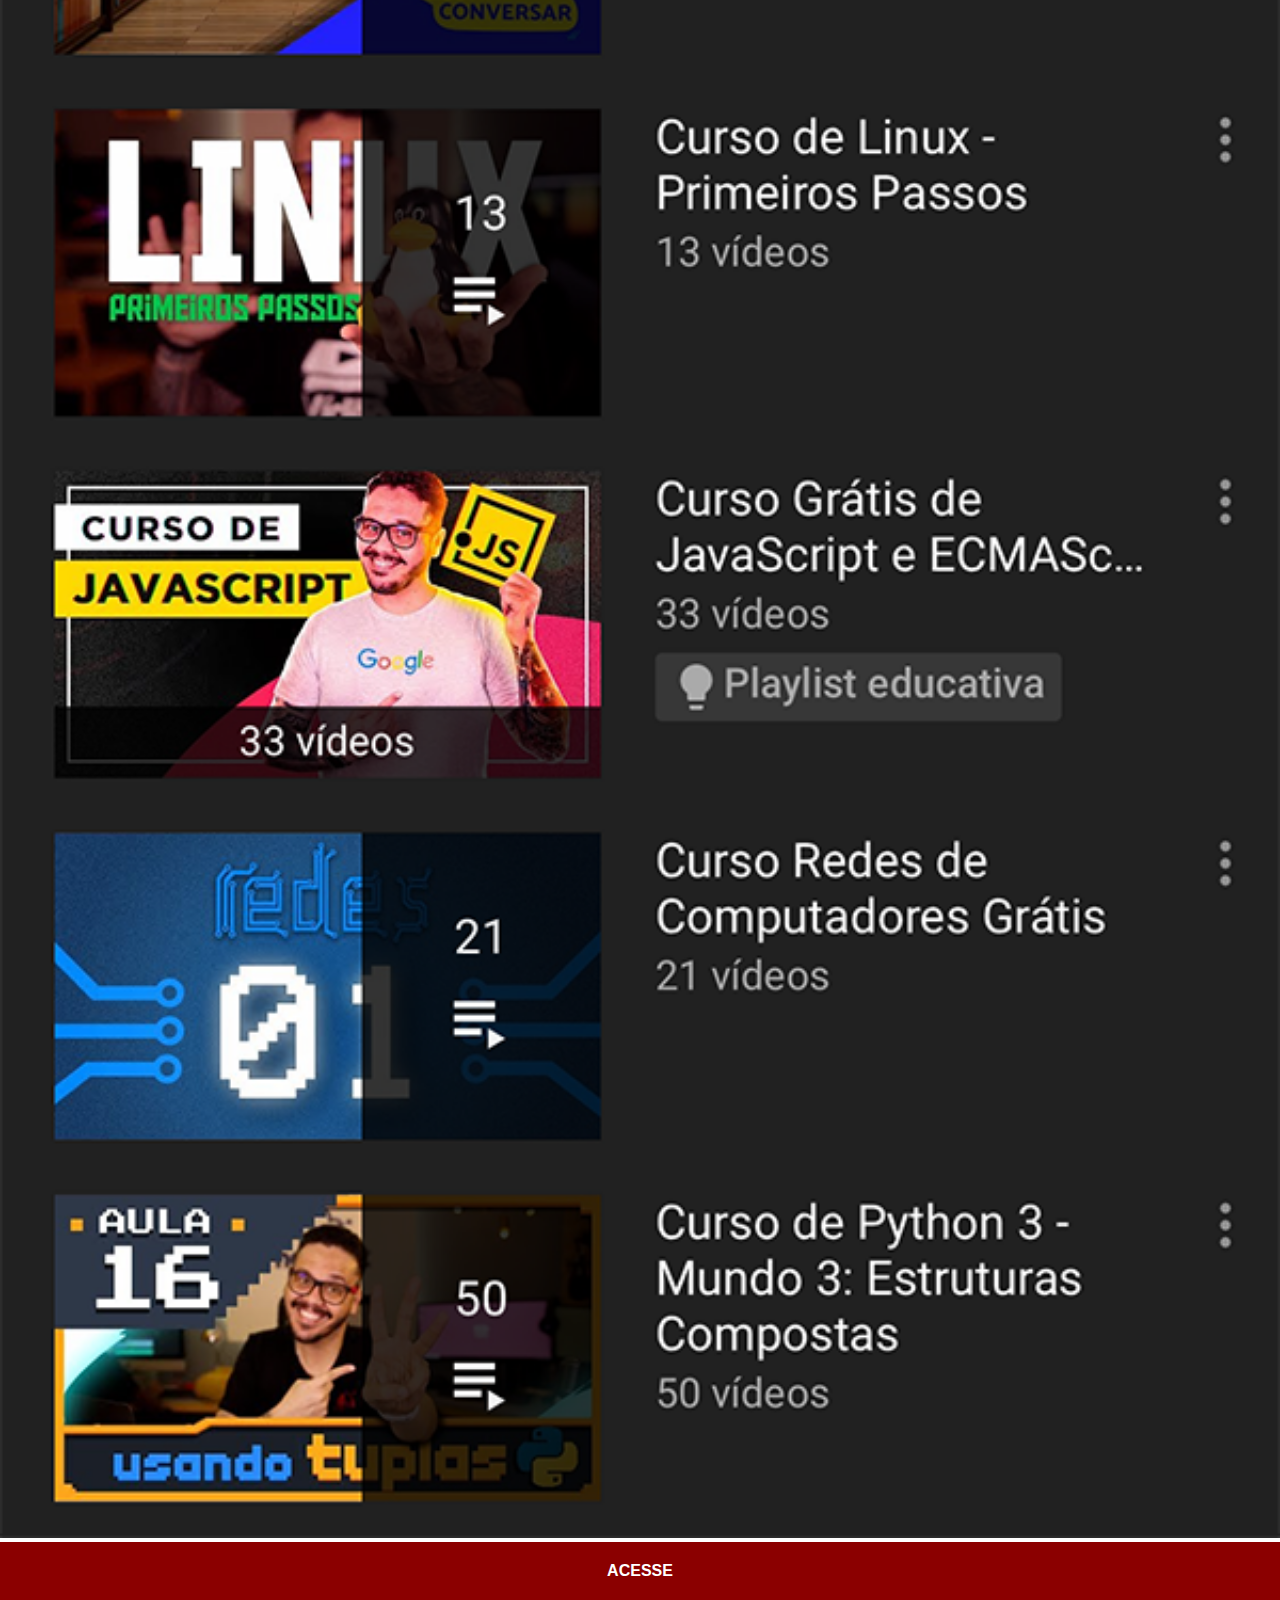
<file: youtube.html>
<!DOCTYPE html>
<html lang="pt-br">
<head>
    <meta charset="UTF-8">
    <meta name="viewport" content="width=device-width, initial-scale=1.0">
    <link rel="stylesheet" href="estilos/social.css">
    <title>Document</title>
   
</head>
<body>
    <img src="imagens/tela-youtube.png" alt="Youtube">
    <a href="https://www.youtube.com/c/CursoemV%C3%ADdeo" target="_blank"> ACESSE</a>
    
</body>
</html>
</file>
<file: estilos/style.css>
@charset "UTF-8";

*{
    margin:0px;
    padding:0px;

}

html, body{
    height: 100vh;
    width: 100vw;
    background-color: black;
}
body{
    background: url(../imagens/fundo-madeira.jpg);
    background-repeat: no-repeat;
    background-position: top center;
    background-size: cover;
    background-attachment: fixed;
}
main{
    height: 100vh;
    position: relative;
}

section#telefone{
    position: absolute;
    top: 50%;
    left: 50%;
    transform: translate(-55%, -50%);

    height: 500px;
    width: 248px;


    background-image: url(../imagens/frame-iphone\ menor.png);
    background-repeat: no-repeat;
}
iframe#tela{
    position: relative;
    top: 65px;
    left: 18px;

    height: 374px;
    width:212px;
}
section#redesociais{
    text-align: right;
}
section#redesociais img{
    width: 50px;
    margin: 10px;
    border-radius: 50%;
    box-shadow: 2px 2px 5px rgba(0, 0, 0, 0.400);
    box-sizing: border-box;

}
section#redesociais img:hover{
    border: 2px solid rgba(255, 255, 255, 0.6);
    transform: translate( -3px, -3px);
    box-shadow: 5px 5px 10px rgba(0, 0, 0, 0.600);
    transition: transform .5s, border .2s;
}
</file>
<file: estilos/social.css>
@charset "UTF-8";

*{
    margin: 0px;
    padding: 0px;
    font-family: Arial, Helvetica, sans-serif;
}
::-webkit-scrollbar{
    width: 0px;
    height: 0px;/* para tirar a rolagem */
}
img{
    width:100vw;

}
a{
    display: block;/* para o botao de acesse ir para baixo*/
    background-color: darkred;
    color: white;
    padding: 20px;
    text-align: center;
    font-weight: bolder;
    text-decoration: none;
}

a:hover{
    background-color: red;
}
</file>
